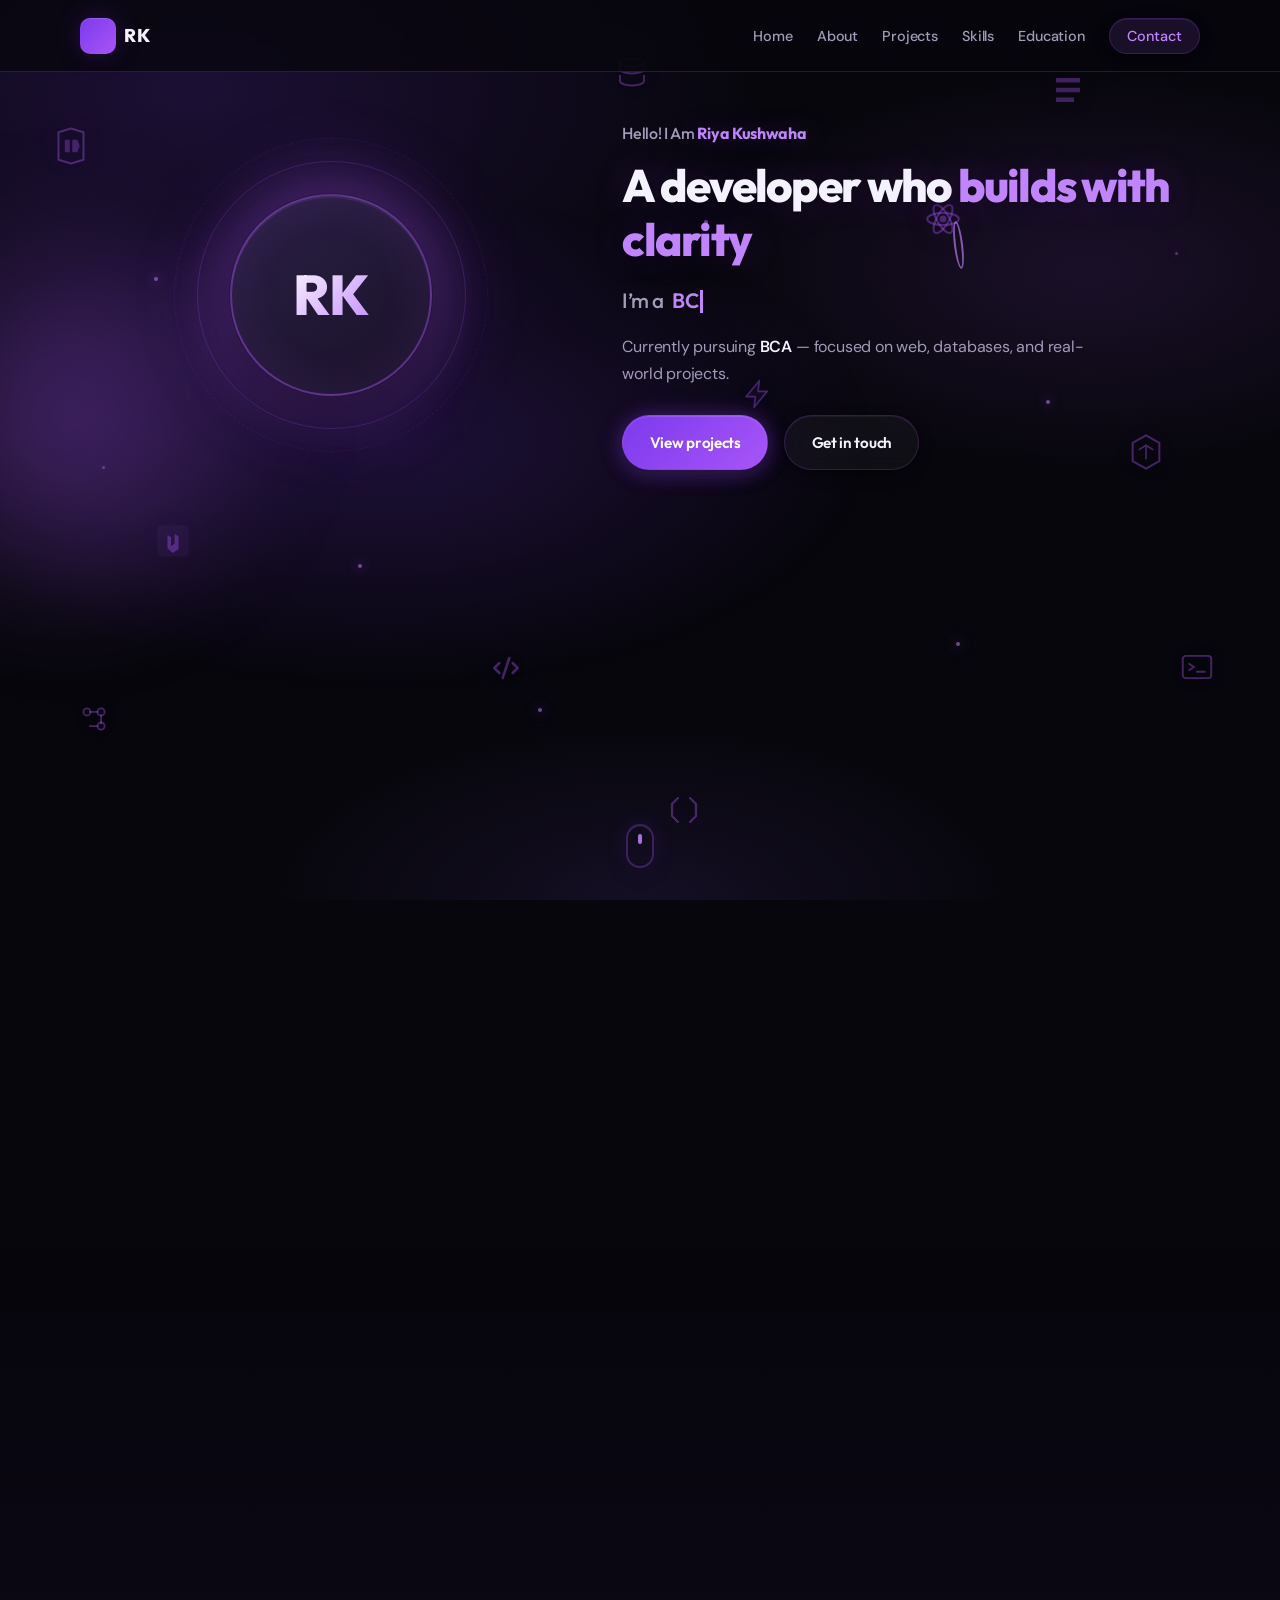
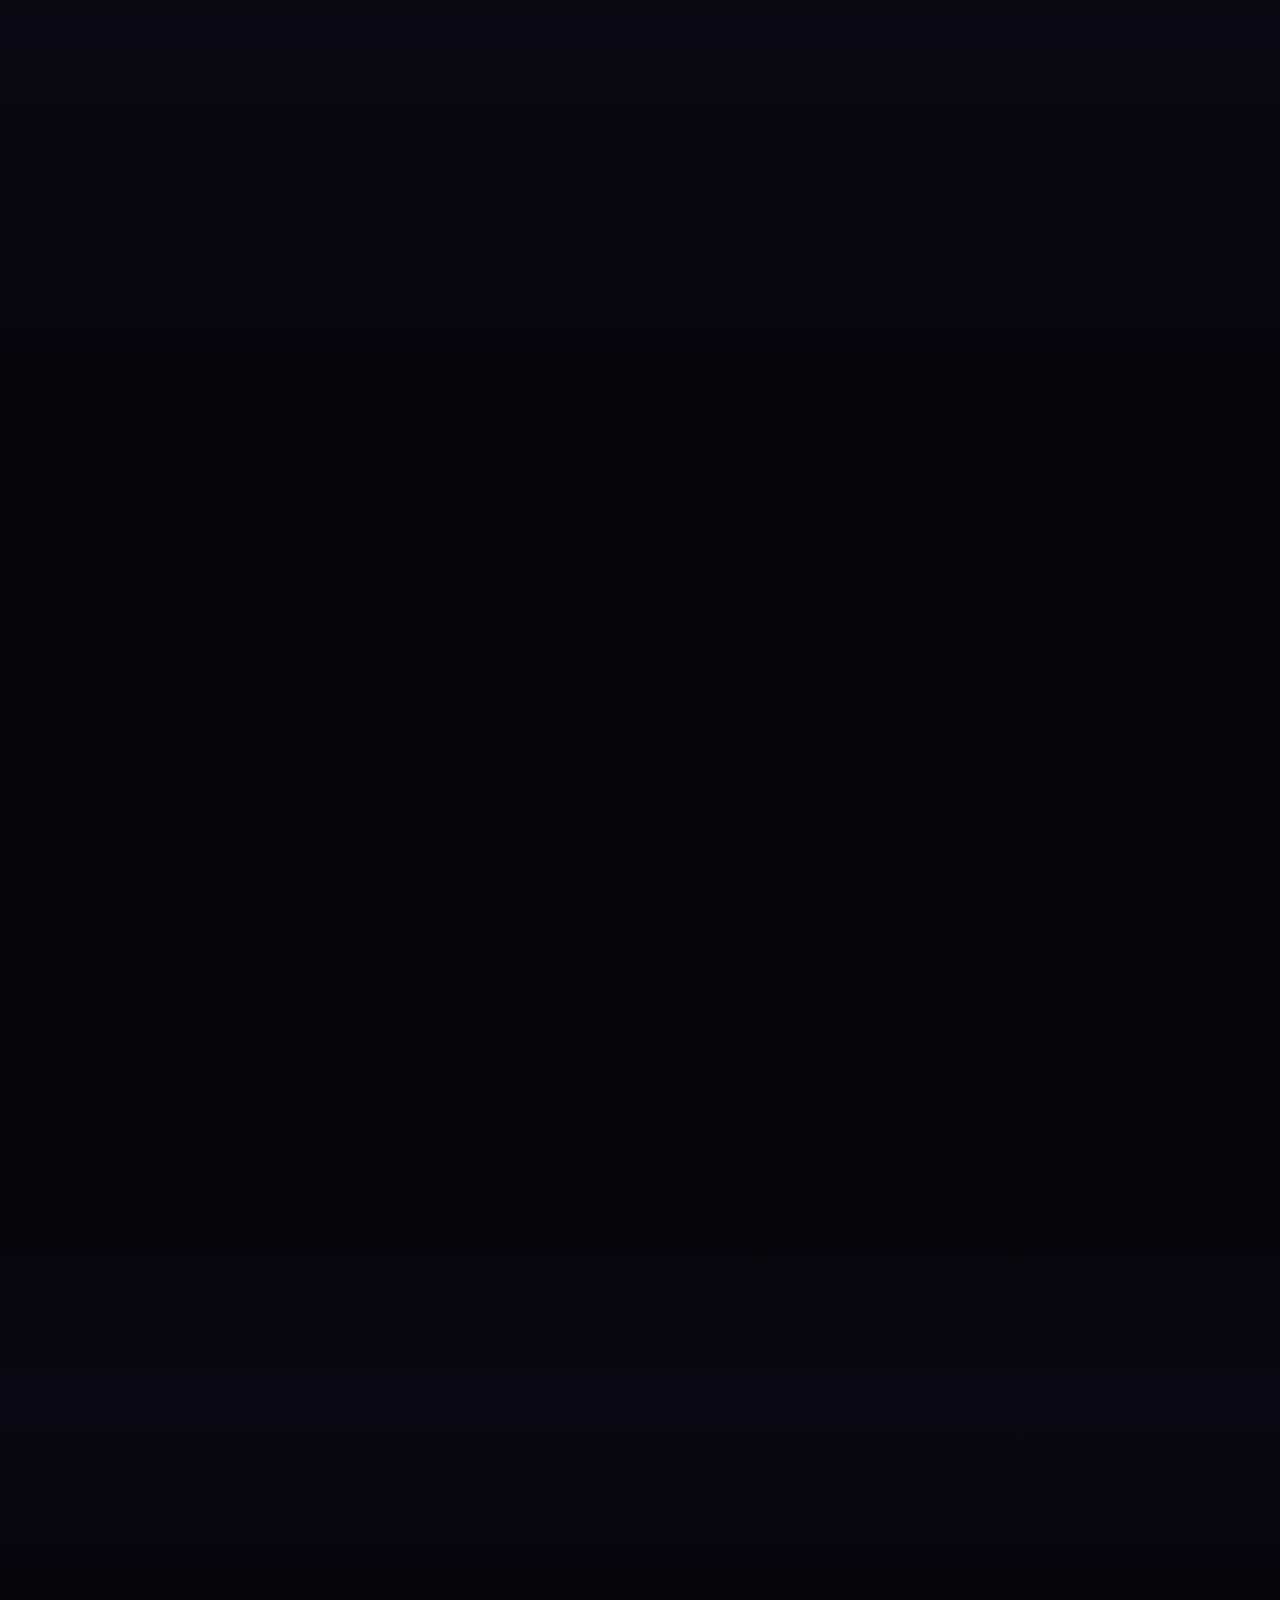
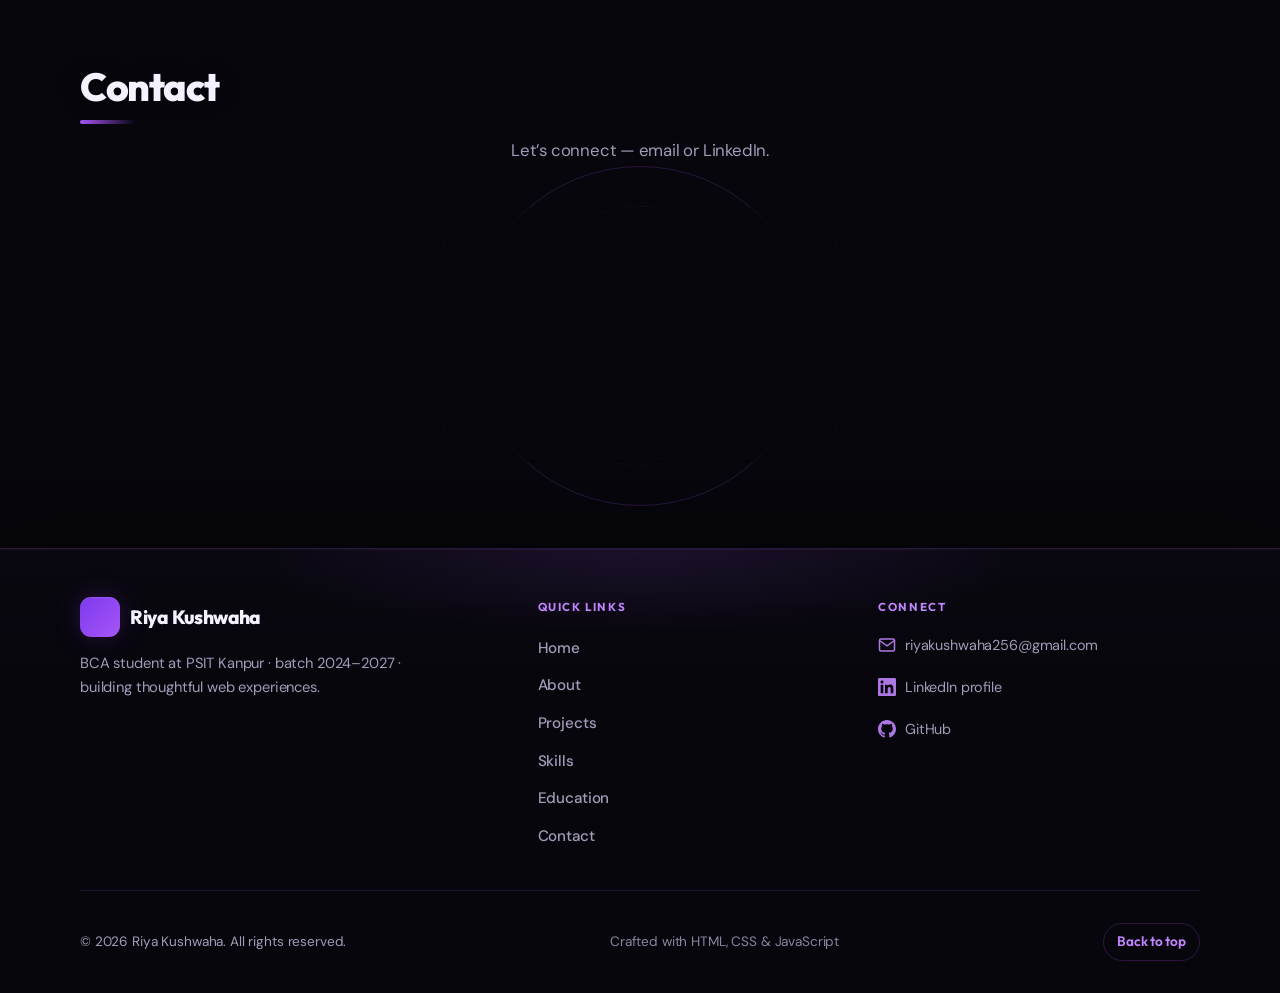
<file: index.html>
<!DOCTYPE html>
<html lang="en">
<head>
  <meta charset="UTF-8" />
  <meta name="viewport" content="width=device-width, initial-scale=1.0" />
  <meta name="description" content="Riya Kushwaha — BCA student and aspiring developer. Portfolio, projects, and contact." />
  <title>Riya Kushwaha | Portfolio</title>
  <link rel="preconnect" href="https://fonts.googleapis.com" />
  <link rel="preconnect" href="https://fonts.gstatic.com" crossorigin />
  <link href="https://fonts.googleapis.com/css2?family=DM+Sans:ital,opsz,wght@0,9..40,400;0,9..40,500;0,9..40,600;0,9..40,700;1,9..40,400&family=Outfit:wght@500;600;700;800&display=swap" rel="stylesheet" />
  <link rel="stylesheet" href="styles.css" />
  <noscript>
    <style>
      body.is-loading { overflow: auto !important; }
      .page-loader { display: none !important; }
    </style>
  </noscript>
</head>
<body class="is-loading">
  <a class="skip-link" href="#main">Skip to content</a>
  <div id="page-loader" class="page-loader" aria-busy="true" aria-live="polite">
    <div class="page-loader-inner">
      <div class="page-loader-mark" aria-hidden="true">RK</div>
      <p class="page-loader-name">Riya Kushwaha</p>
      <p class="page-loader-sub">Portfolio</p>
      <div class="page-loader-bar" aria-hidden="true"><span class="page-loader-bar-fill"></span></div>
      <p class="page-loader-hint">Loading experience…</p>
    </div>
  </div>

  <div class="web-tools-bg" aria-hidden="true">
    <span class="web-tool web-tool--html">
      <svg viewBox="0 0 24 24" width="40" height="40" fill="none" xmlns="http://www.w3.org/2000/svg" aria-hidden="true"><path d="M4.5 3.75L12 1.5l7.5 2.25v16.5L12 22.5l-7.5-2.25V3.75z" stroke="currentColor" stroke-width="1.2" stroke-linejoin="round"/><path d="M8.25 8.25h3v7.5h-3v-7.5zm4.5 0h3l1.5 3.75-1.5 3.75h-3V8.25z" fill="currentColor" opacity="0.85"/></svg>
    </span>
    <span class="web-tool web-tool--css">
      <svg viewBox="0 0 24 24" width="36" height="36" fill="none" xmlns="http://www.w3.org/2000/svg" aria-hidden="true"><path d="M4 4h16v3H4V4zm0 6.5h16v3H4v-3zm0 6.5h12v3H4v-3z" fill="currentColor" opacity="0.9"/></svg>
    </span>
    <span class="web-tool web-tool--js">
      <svg viewBox="0 0 24 24" width="38" height="38" xmlns="http://www.w3.org/2000/svg" aria-hidden="true"><rect x="2" y="2" width="20" height="20" rx="3" fill="currentColor" opacity="0.15"/><path d="M8.5 16.5V8.25l2.25 1.35v5.55l2.25-1.35V7.5L15.5 9v8.25l-3.75 2.25-3.25-3z" fill="currentColor"/></svg>
    </span>
    <span class="web-tool web-tool--react">
      <svg viewBox="0 0 24 24" width="42" height="42" fill="none" xmlns="http://www.w3.org/2000/svg" aria-hidden="true"><ellipse cx="12" cy="12" rx="9" ry="3.5" stroke="currentColor" stroke-width="1.2"/><ellipse cx="12" cy="12" rx="9" ry="3.5" stroke="currentColor" stroke-width="1.2" transform="rotate(60 12 12)"/><ellipse cx="12" cy="12" rx="9" ry="3.5" stroke="currentColor" stroke-width="1.2" transform="rotate(120 12 12)"/><circle cx="12" cy="12" r="2" fill="currentColor"/></svg>
    </span>
    <span class="web-tool web-tool--node">
      <svg viewBox="0 0 24 24" width="40" height="40" fill="none" xmlns="http://www.w3.org/2000/svg" aria-hidden="true"><path d="M12 2l8 4.5v11L12 22l-8-4.5v-11L12 2z" stroke="currentColor" stroke-width="1.2" stroke-linejoin="round"/><path d="M12 8v8M8 10.5l4-2.5 4 2.5" stroke="currentColor" stroke-width="1" stroke-linecap="round"/></svg>
    </span>
    <span class="web-tool web-tool--git">
      <svg viewBox="0 0 24 24" width="34" height="34" fill="none" xmlns="http://www.w3.org/2000/svg" aria-hidden="true"><circle cx="7" cy="7" r="2.5" stroke="currentColor" stroke-width="1.3"/><circle cx="17" cy="17" r="2.5" stroke="currentColor" stroke-width="1.3"/><circle cx="17" cy="7" r="2.5" stroke="currentColor" stroke-width="1.3"/><path d="M9 7h5.5M17 9.5V15M14.5 17H9" stroke="currentColor" stroke-width="1.3" stroke-linecap="round"/></svg>
    </span>
    <span class="web-tool web-tool--db">
      <svg viewBox="0 0 24 24" width="36" height="36" fill="none" xmlns="http://www.w3.org/2000/svg" aria-hidden="true"><ellipse cx="12" cy="6" rx="8" ry="3" stroke="currentColor" stroke-width="1.2"/><path d="M4 6v4c0 1.66 3.58 3 8 3s8-1.34 8-3V6" stroke="currentColor" stroke-width="1.2"/><path d="M4 14v4c0 1.66 3.58 3 8 3s8-1.34 8-3v-4" stroke="currentColor" stroke-width="1.2"/></svg>
    </span>
    <span class="web-tool web-tool--code">
      <svg viewBox="0 0 24 24" width="40" height="40" fill="none" xmlns="http://www.w3.org/2000/svg" aria-hidden="true"><path d="M8 9l-3 3 3 3M16 9l3 3-3 3M14 6l-4 12" stroke="currentColor" stroke-width="1.5" stroke-linecap="round" stroke-linejoin="round"/></svg>
    </span>
    <span class="web-tool web-tool--api">
      <svg viewBox="0 0 24 24" width="32" height="32" fill="none" xmlns="http://www.w3.org/2000/svg" aria-hidden="true"><path d="M13 2L3 14h7l-1 8 10-12h-7l1-8z" stroke="currentColor" stroke-width="1.2" stroke-linejoin="round" fill="currentColor" fill-opacity="0.12"/></svg>
    </span>
    <span class="web-tool web-tool--globe">
      <svg viewBox="0 0 24 24" width="44" height="44" fill="none" xmlns="http://www.w3.org/2000/svg" aria-hidden="true"><circle cx="12" cy="12" r="9" stroke="currentColor" stroke-width="1.2"/><path d="M3 12h18M12 3c2.5 3 2.5 15 0 18M12 3c-2.5 3-2.5 15 0 18" stroke="currentColor" stroke-width="1" opacity="0.7"/></svg>
    </span>
    <span class="web-tool web-tool--terminal">
      <svg viewBox="0 0 24 24" width="38" height="38" fill="none" xmlns="http://www.w3.org/2000/svg" aria-hidden="true"><rect x="3" y="5" width="18" height="14" rx="2" stroke="currentColor" stroke-width="1.2"/><path d="M7 10l3 2-3 2M12 15h5" stroke="currentColor" stroke-width="1.2" stroke-linecap="round"/></svg>
    </span>
    <span class="web-tool web-tool--brackets">
      <svg viewBox="0 0 24 24" width="36" height="36" fill="none" xmlns="http://www.w3.org/2000/svg" aria-hidden="true"><path d="M8 4L4 8v8l4 4M16 4l4 4v8l-4 4" stroke="currentColor" stroke-width="1.5" stroke-linecap="round" stroke-linejoin="round"/></svg>
    </span>
  </div>

  <header class="site-header">
    <div class="header-inner">
      <a class="logo" href="#hero" aria-label="Home">
        <span class="logo-mark" aria-hidden="true"></span>
        <span class="logo-text">RK</span>
      </a>
      <button type="button" class="nav-toggle" aria-expanded="false" aria-controls="site-nav" aria-label="Open menu">
        <span class="nav-toggle-bar"></span>
        <span class="nav-toggle-bar"></span>
        <span class="nav-toggle-bar"></span>
      </button>
      <nav id="site-nav" class="site-nav" aria-label="Primary">
        <ul class="nav-list">
          <li><a href="#hero">Home</a></li>
          <li><a href="#about">About</a></li>
          <li><a href="#projects">Projects</a></li>
          <li><a href="#skills">Skills</a></li>
          <li><a href="#education">Education</a></li>
          <li><a href="#contact" class="nav-cta">Contact</a></li>
        </ul>
      </nav>
    </div>
  </header>

  <main id="main">
    <section id="hero" class="hero" aria-labelledby="hero-title">
      <div class="hero-bg" aria-hidden="true"></div>
      <div class="hero-glow hero-glow--left" aria-hidden="true"></div>
      <div class="hero-particles" aria-hidden="true">
        <span></span><span></span><span></span><span></span><span></span><span></span><span></span><span></span>
      </div>
      <div class="hero-inner container">
        <div class="hero-visual">
          <div class="hero-avatar-wrap">
            <div class="hero-avatar-glow" aria-hidden="true"></div>
            <div class="hero-avatar">
              <span class="hero-avatar-initials" aria-hidden="true">RK</span>
              <span class="visually-hidden">Riya Kushwaha</span>
            </div>
            <div class="hero-orbit hero-orbit--1" aria-hidden="true"></div>
            <div class="hero-orbit hero-orbit--2" aria-hidden="true"></div>
          </div>
        </div>
        <div class="hero-copy">
          <p class="hero-greet">Hello! I Am <span class="text-purple">Riya Kushwaha</span></p>
          <h1 id="hero-title" class="hero-hook">
            A developer who <span class="hero-hook-accent">builds with clarity</span>
          </h1>
          <p class="hero-type-line">
            <span class="hero-type-prefix">I’m a</span>
            <span id="typewriter-text" class="hero-typewriter"></span><span class="hero-cursor" aria-hidden="true"></span>
          </p>
          <p class="hero-status">Currently pursuing <strong>BCA</strong> — focused on web, databases, and real-world projects.</p>
          <div class="hero-actions">
            <a href="#projects" class="btn btn-primary">View projects</a>
            <a href="#contact" class="btn btn-ghost">Get in touch</a>
          </div>
        </div>
      </div>
      <a class="hero-scroll" href="#about" aria-label="Scroll to About">
        <span class="hero-scroll-line" aria-hidden="true"></span>
      </a>
    </section>

    <section id="about" class="section section-about">
      <div class="container container--narrow">
        <h2 class="section-title">About</h2>
        <p class="about-centered">
          I’m <strong>Riya Kushwaha</strong>, pursuing a <strong>Bachelor of Computer Applications (BCA)</strong>. I care about
          programming, problem-solving, and building interfaces that stay usable when things get urgent. This site is where I
          share what I’m learning, my projects, and how to reach me — always open to feedback and collaboration.
        </p>
      </div>
    </section>

    <section id="projects" class="section section-alt">
      <div class="container">
        <h2 class="section-title">Projects</h2>
        <p class="section-lead">Selected work from coursework and personal builds.</p>
        <div class="project-grid">
          <article class="glass-card project-tile">
            <div class="project-tile-icon" aria-hidden="true">🩸</div>
            <div class="project-tile-body">
              <h3 class="project-tile-title">Smart Blood Donation</h3>
              <p class="project-tile-desc">MERN platform connecting donors and patients with filters, auth, and location-aware search.</p>
              <a href="#project-blood" class="btn-learn-more">Learn more</a>
            </div>
          </article>
          <article class="glass-card project-tile">
            <div class="project-tile-icon" aria-hidden="true">✨</div>
            <div class="project-tile-body">
              <h3 class="project-tile-title">Portfolio website</h3>
              <p class="project-tile-desc">Responsive portfolio with animations, glass UI, and a focus on readability.</p>
              <a href="#hero" class="btn-learn-more">Learn more</a>
            </div>
          </article>
        </div>

        <div id="project-blood" class="project-detail glass-panel">
          <h3 class="project-detail-title">Smart Blood Donation Web Application</h3>
          <ul class="project-tech" role="list">
            <li>React.js</li>
            <li>Node.js</li>
            <li>Express.js</li>
            <li>MongoDB</li>
          </ul>
          <ul class="project-bullets">
            <li>Web platform to connect blood donors with patients during emergencies.</li>
            <li>Donor registration, login, and blood group–based filtering.</li>
            <li>Location-based donor search and a responsive, user-friendly UI.</li>
          </ul>
          <div class="project-detail-actions">
            <a href="#" class="project-link" aria-disabled="true">Live demo · add URL</a>
            <a href="#" class="project-link" aria-disabled="true">GitHub · add URL</a>
          </div>
        </div>
      </div>
    </section>

    <section id="skills" class="section">
      <div class="container">
        <h2 class="section-title">Skills &amp; tools</h2>
        <p class="section-lead section-lead--center">Technologies I use and concepts I’m strengthening — always learning.</p>

        <div class="skill-tree" role="img" aria-label="Skill network: technologies connected to a central hub">
          <svg class="skill-tree-lines" viewBox="0 0 400 320" preserveAspectRatio="xMidYMid meet" aria-hidden="true">
            <defs>
              <linearGradient id="lineGrad" x1="0%" y1="0%" x2="100%" y2="100%">
                <stop offset="0%" stop-color="rgba(168,85,247,0.55)" />
                <stop offset="100%" stop-color="rgba(139,92,246,0.15)" />
              </linearGradient>
            </defs>
            <path class="skill-tree-path" d="M200 168 L200 40" fill="none" stroke="url(#lineGrad)" stroke-width="1.5" stroke-linecap="round" />
            <path class="skill-tree-path" d="M200 168 L56 100" fill="none" stroke="url(#lineGrad)" stroke-width="1.5" stroke-linecap="round" />
            <path class="skill-tree-path" d="M200 168 L344 100" fill="none" stroke="url(#lineGrad)" stroke-width="1.5" stroke-linecap="round" />
            <path class="skill-tree-path" d="M200 168 L72 252" fill="none" stroke="url(#lineGrad)" stroke-width="1.5" stroke-linecap="round" />
            <path class="skill-tree-path" d="M200 168 L328 252" fill="none" stroke="url(#lineGrad)" stroke-width="1.5" stroke-linecap="round" />
            <path class="skill-tree-path" d="M200 168 L200 292" fill="none" stroke="url(#lineGrad)" stroke-width="1.5" stroke-linecap="round" />
          </svg>
          <ul class="skill-nodes" role="list">
            <li class="skill-node skill-node--t"><span>React</span></li>
            <li class="skill-node skill-node--tl"><span>Node</span></li>
            <li class="skill-node skill-node--tr"><span>MongoDB</span></li>
            <li class="skill-node skill-node--bl"><span>JavaScript</span></li>
            <li class="skill-node skill-node--br"><span>Git</span></li>
            <li class="skill-node skill-node--b"><span>Express</span></li>
          </ul>
          <div class="skill-hub">
            <span class="skill-hub-glow" aria-hidden="true"></span>
            <span class="skill-hub-text">RK</span>
          </div>
        </div>

        <div class="skills-legacy">
          <div class="skill-group">
            <h3 class="skill-group-title">Programming languages</h3>
            <ul class="skill-tags" role="list">
              <li>C</li>
              <li>C++</li>
              <li>JavaScript</li>
              <li>Basic Java</li>
            </ul>
          </div>
          <div class="skill-group">
            <h3 class="skill-group-title">Web &amp; more</h3>
            <ul class="skill-tags" role="list">
              <li>HTML5</li>
              <li>CSS3</li>
              <li>React.js</li>
              <li>Learning Node.js</li>
            </ul>
          </div>
          <div class="skill-group">
            <h3 class="skill-group-title">Core concepts</h3>
            <ul class="skill-tags" role="list">
              <li>OOPs</li>
              <li>DBMS</li>
              <li>OS</li>
              <li>Networks</li>
            </ul>
          </div>
        </div>
      </div>
    </section>

    <section id="education" class="section section-alt">
      <div class="container">
        <h2 class="section-title">Education</h2>
        <article class="edu-card glass-panel">
          <div class="edu-main">
            <h3 class="edu-degree">Bachelor of Computer Applications (BCA)</h3>
            <p class="edu-school">Pranveer Singh Institute of Technology (PSIT), Kanpur</p>
            <p class="edu-note">Pursuing BCA · batch <strong>2024–2027</strong> · coursework in programming, databases, web technologies, and software fundamentals.</p>
          </div>
          <span class="edu-badge">In progress</span>
        </article>
      </div>
    </section>

    <section id="contact" class="section section-contact">
      <div class="container">
        <h2 class="section-title">Contact</h2>
        <p class="section-lead section-lead--center">Let’s connect — email or LinkedIn.</p>
        <div class="contact-orbit-wrap">
          <div class="contact-orbit contact-orbit--slow" aria-hidden="true"></div>
          <div class="contact-orbit contact-orbit--fast" aria-hidden="true"></div>
          <div class="contact-core glass-panel">
            <a class="contact-email" href="mailto:riyakushwaha256@gmail.com">riyakushwaha256@gmail.com</a>
            <a
              class="contact-linkedin-btn btn btn-primary"
              href="https://www.linkedin.com/in/riya-kushwaha-761b4b324/"
              target="_blank"
              rel="noopener noreferrer"
              title="Opens Riya Kushwaha's LinkedIn profile in a new tab"
              aria-label="Open Riya Kushwaha's LinkedIn profile in a new tab"
            >
              <svg class="contact-linkedin-btn-icon" width="20" height="20" viewBox="0 0 24 24" fill="currentColor" aria-hidden="true"><path d="M20.447 20.452h-3.554v-5.569c0-1.328-.027-3.037-1.852-3.037-1.853 0-2.136 1.445-2.136 2.939v5.667H9.351V9h3.414v1.561h.046c.477-.9 1.637-1.85 3.37-1.85 3.601 0 4.267 2.37 4.267 5.455v6.286zM5.337 7.433c-1.144 0-2.063-.926-2.063-2.065 0-1.138.92-2.063 2.063-2.063 1.14 0 2.064.925 2.064 2.063 0 1.139-.925 2.065-2.064 2.065zm1.782 13.019H3.555V9h3.564v11.452zM22.225 0H1.771C.792 0 0 .774 0 1.729v20.542C0 23.227.792 24 1.771 24h20.451C23.2 24 24 23.227 24 22.271V1.729C24 .774 23.2 0 22.222 0h.003z"/></svg>
              Open LinkedIn profile
            </a>
            <ul class="social-links" role="list">
              <li>
                <a href="https://github.com/" rel="noopener noreferrer" target="_blank" class="social-link social-link--gh">
                  <svg width="22" height="22" viewBox="0 0 24 24" fill="currentColor" aria-hidden="true"><path d="M12 0c-6.626 0-12 5.373-12 12 0 5.302 3.438 9.8 8.207 11.387.599.111.793-.261.793-.577v-2.234c-3.338.726-4.033-1.416-4.033-1.416-.546-1.387-1.333-1.756-1.333-1.756-1.089-.745.083-.729.083-.729 1.205.084 1.839 1.237 1.839 1.237 1.07 1.834 2.807 1.304 3.492.997.107-.775.418-1.305.762-1.604-2.665-.305-5.467-1.334-5.467-5.931 0-1.311.469-2.381 1.236-3.221-.124-.303-.535-1.524.117-3.176 0 0 1.008-.322 3.301 1.23.957-.266 1.983-.399 3.003-.404 1.02.005 2.047.138 3.006.404 2.291-1.552 3.297-1.23 3.297-1.23.653 1.653.242 2.874.118 3.176.77.84 1.235 1.911 1.235 3.221 0 4.609-2.807 5.624-5.479 5.921.43.372.823 1.102.823 2.222v3.293c0 .319.192.694.801.576 4.765-1.589 8.199-6.086 8.199-11.386 0-6.627-5.373-12-12-12z"/></svg>
                  GitHub
                </a>
              </li>
            </ul>
          </div>
        </div>
      </div>
    </section>
  </main>

  <footer class="site-footer">
    <div class="footer-glow" aria-hidden="true"></div>
    <div class="container footer-wrap">
      <div class="footer-grid">
        <div class="footer-brand">
          <a href="#hero" class="footer-logo">
            <span class="footer-logo-mark" aria-hidden="true"></span>
            <span class="footer-logo-text">Riya Kushwaha</span>
          </a>
          <p class="footer-tagline">BCA student at PSIT Kanpur · batch 2024–2027 · building thoughtful web experiences.</p>
        </div>
        <nav class="footer-nav" aria-labelledby="footer-nav-title">
          <h2 id="footer-nav-title" class="footer-heading">Quick links</h2>
          <ul class="footer-links" role="list">
            <li><a href="#hero">Home</a></li>
            <li><a href="#about">About</a></li>
            <li><a href="#projects">Projects</a></li>
            <li><a href="#skills">Skills</a></li>
            <li><a href="#education">Education</a></li>
            <li><a href="#contact">Contact</a></li>
          </ul>
        </nav>
        <div class="footer-connect">
          <h2 class="footer-heading">Connect</h2>
          <ul class="footer-connect-list" role="list">
            <li>
              <a href="mailto:riyakushwaha256@gmail.com" class="footer-connect-link">
                <span class="footer-connect-icon" aria-hidden="true">
                  <svg width="18" height="18" viewBox="0 0 24 24" fill="none" stroke="currentColor" stroke-width="2" stroke-linecap="round"><path d="M4 4h16c1.1 0 2 .9 2 2v12c0 1.1-.9 2-2 2H4c-1.1 0-2-.9-2-2V6c0-1.1.9-2 2-2z"/><path d="m22 6-10 7L2 6"/></svg>
                </span>
                riyakushwaha256@gmail.com
              </a>
            </li>
            <li>
              <a href="https://www.linkedin.com/in/riya-kushwaha-761b4b324/" class="footer-connect-link" target="_blank" rel="noopener noreferrer">
                <span class="footer-connect-icon" aria-hidden="true">
                  <svg width="18" height="18" viewBox="0 0 24 24" fill="currentColor"><path d="M20.447 20.452h-3.554v-5.569c0-1.328-.027-3.037-1.852-3.037-1.853 0-2.136 1.445-2.136 2.939v5.667H9.351V9h3.414v1.561h.046c.477-.9 1.637-1.85 3.37-1.85 3.601 0 4.267 2.37 4.267 5.455v6.286zM5.337 7.433c-1.144 0-2.063-.926-2.063-2.065 0-1.138.92-2.063 2.063-2.063 1.14 0 2.064.925 2.064 2.063 0 1.139-.925 2.065-2.064 2.065zm1.782 13.019H3.555V9h3.564v11.452zM22.225 0H1.771C.792 0 0 .774 0 1.729v20.542C0 23.227.792 24 1.771 24h20.451C23.2 24 24 23.227 24 22.271V1.729C24 .774 23.2 0 22.222 0h.003z"/></svg>
                </span>
                LinkedIn profile
              </a>
            </li>
            <li>
              <a href="https://github.com/" class="footer-connect-link" target="_blank" rel="noopener noreferrer">
                <span class="footer-connect-icon" aria-hidden="true">
                  <svg width="18" height="18" viewBox="0 0 24 24" fill="currentColor"><path d="M12 0c-6.626 0-12 5.373-12 12 0 5.302 3.438 9.8 8.207 11.387.599.111.793-.261.793-.577v-2.234c-3.338.726-4.033-1.416-4.033-1.416-.546-1.387-1.333-1.756-1.333-1.756-1.089-.745.083-.729.083-.729 1.205.084 1.839 1.237 1.839 1.237 1.07 1.834 2.807 1.304 3.492.997.107-.775.418-1.305.762-1.604-2.665-.305-5.467-1.334-5.467-5.931 0-1.311.469-2.381 1.236-3.221-.124-.303-.535-1.524.117-3.176 0 0 1.008-.322 3.301 1.23.957-.266 1.983-.399 3.003-.404 1.02.005 2.047.138 3.006.404 2.291-1.552 3.297-1.23 3.297-1.23.653 1.653.242 2.874.118 3.176.77.84 1.235 1.911 1.235 3.221 0 4.609-2.807 5.624-5.479 5.921.43.372.823 1.102.823 2.222v3.293c0 .319.192.694.801.576 4.765-1.589 8.199-6.086 8.199-11.386 0-6.627-5.373-12-12-12z"/></svg>
                </span>
                GitHub
              </a>
            </li>
          </ul>
        </div>
      </div>
      <div class="footer-bottom">
        <p class="footer-copy">© <span id="year"></span> Riya Kushwaha. All rights reserved.</p>
        <p class="footer-built">Crafted with HTML, CSS &amp; JavaScript</p>
        <a href="#hero" class="footer-to-top">Back to top</a>
      </div>
    </div>
  </footer>

  <script src="script.js"></script>
</body>
</html>
</file>
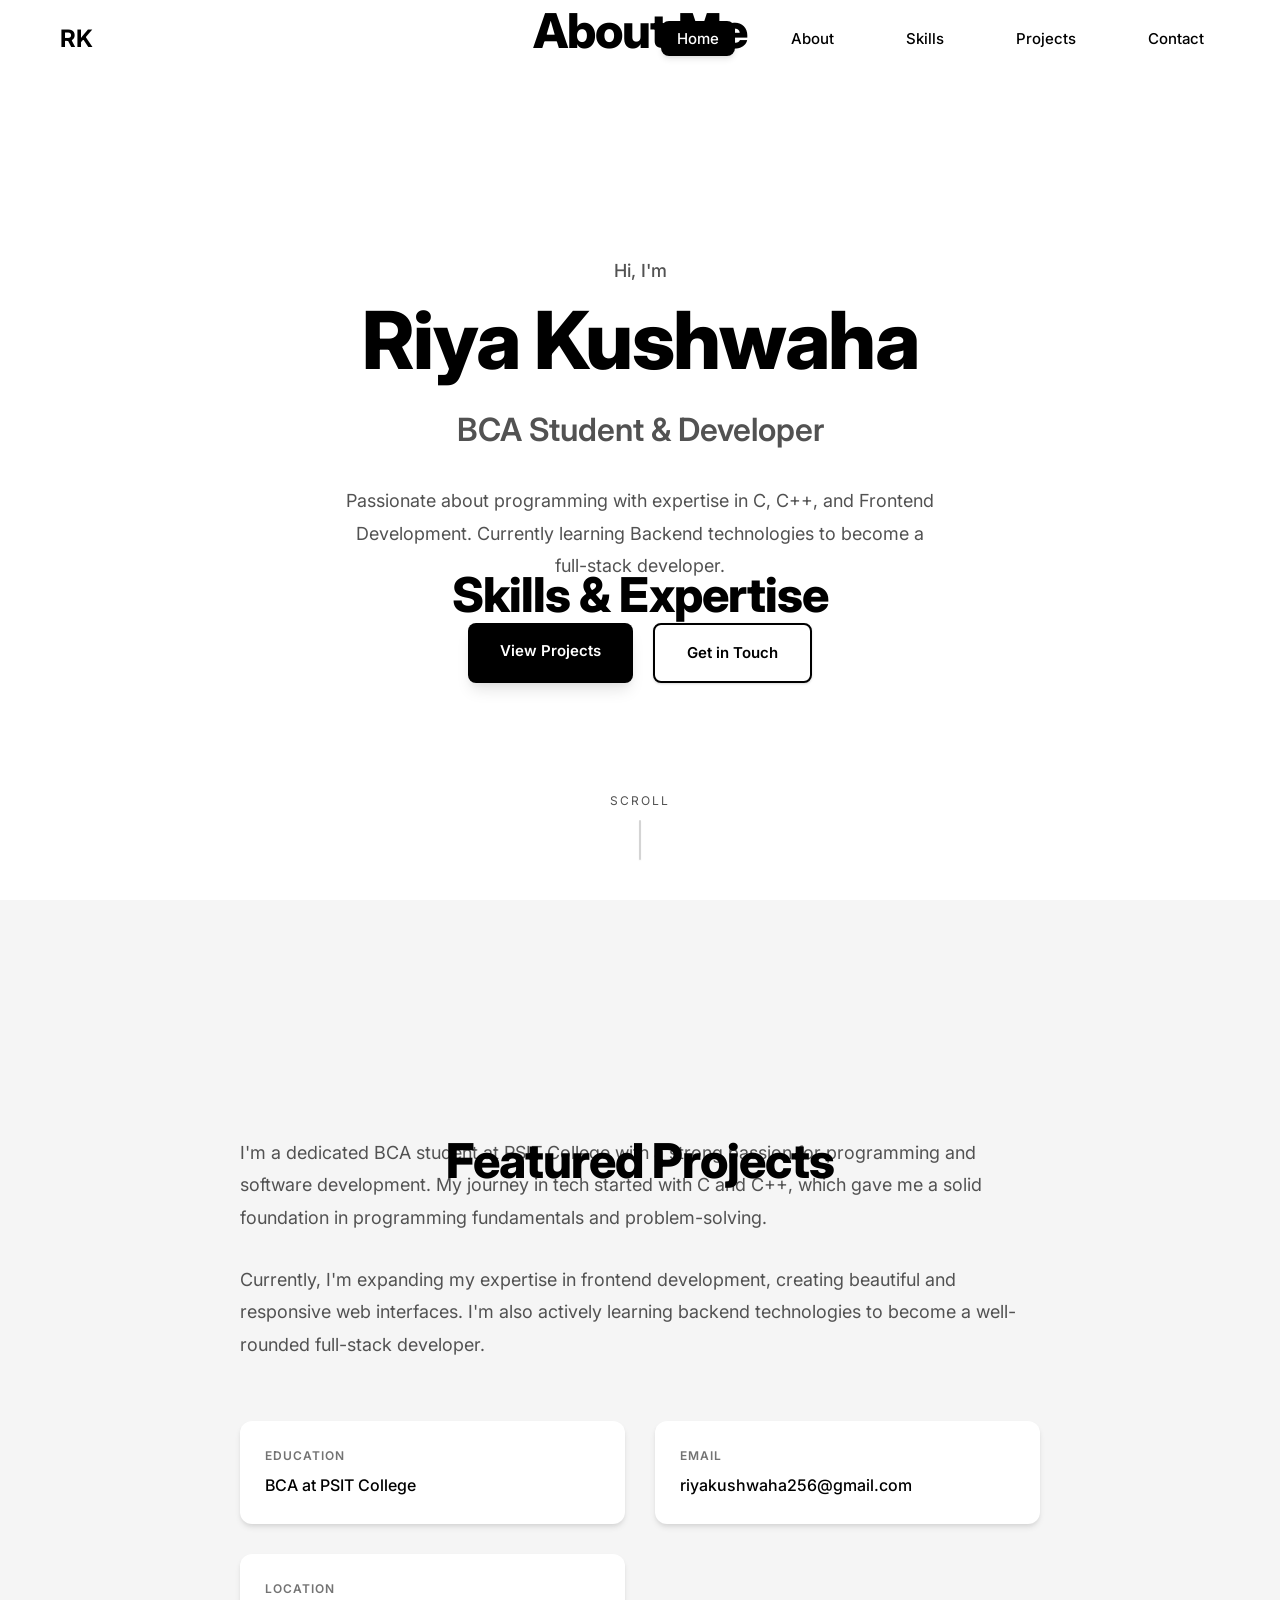
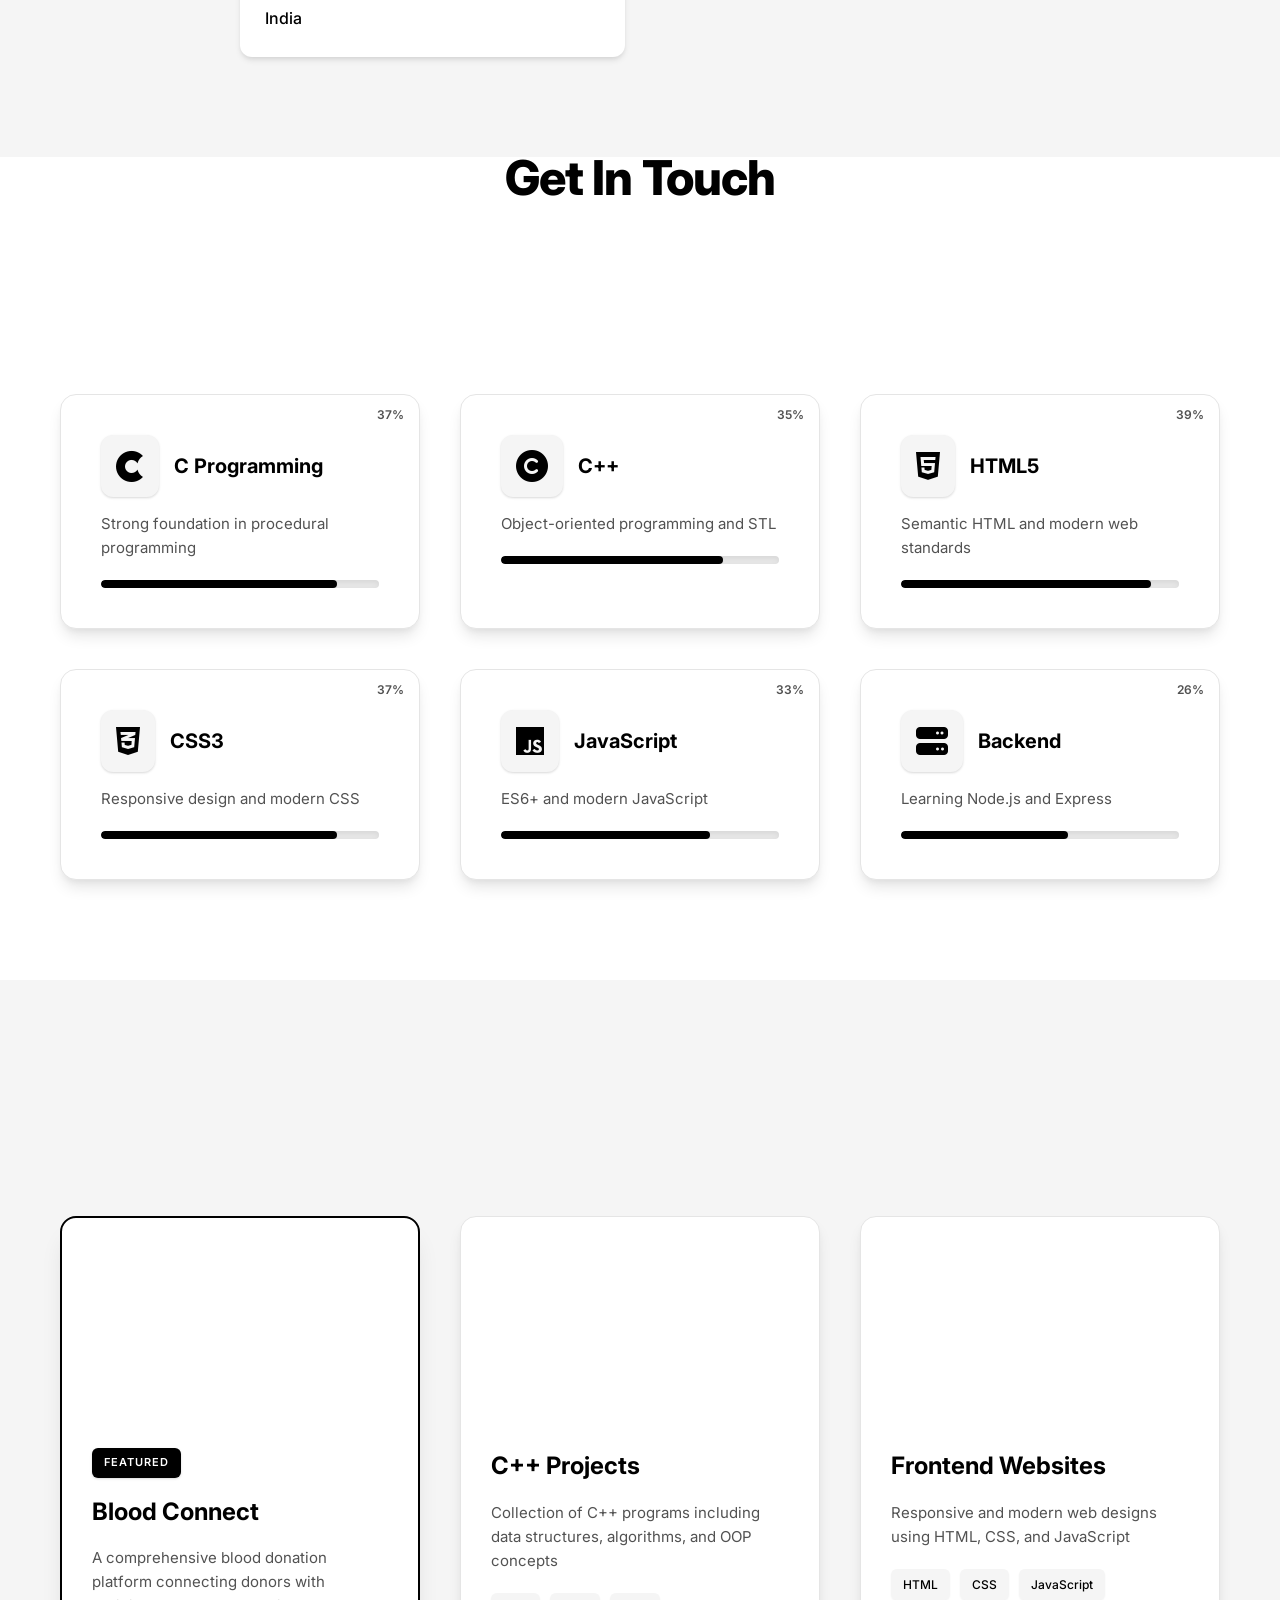
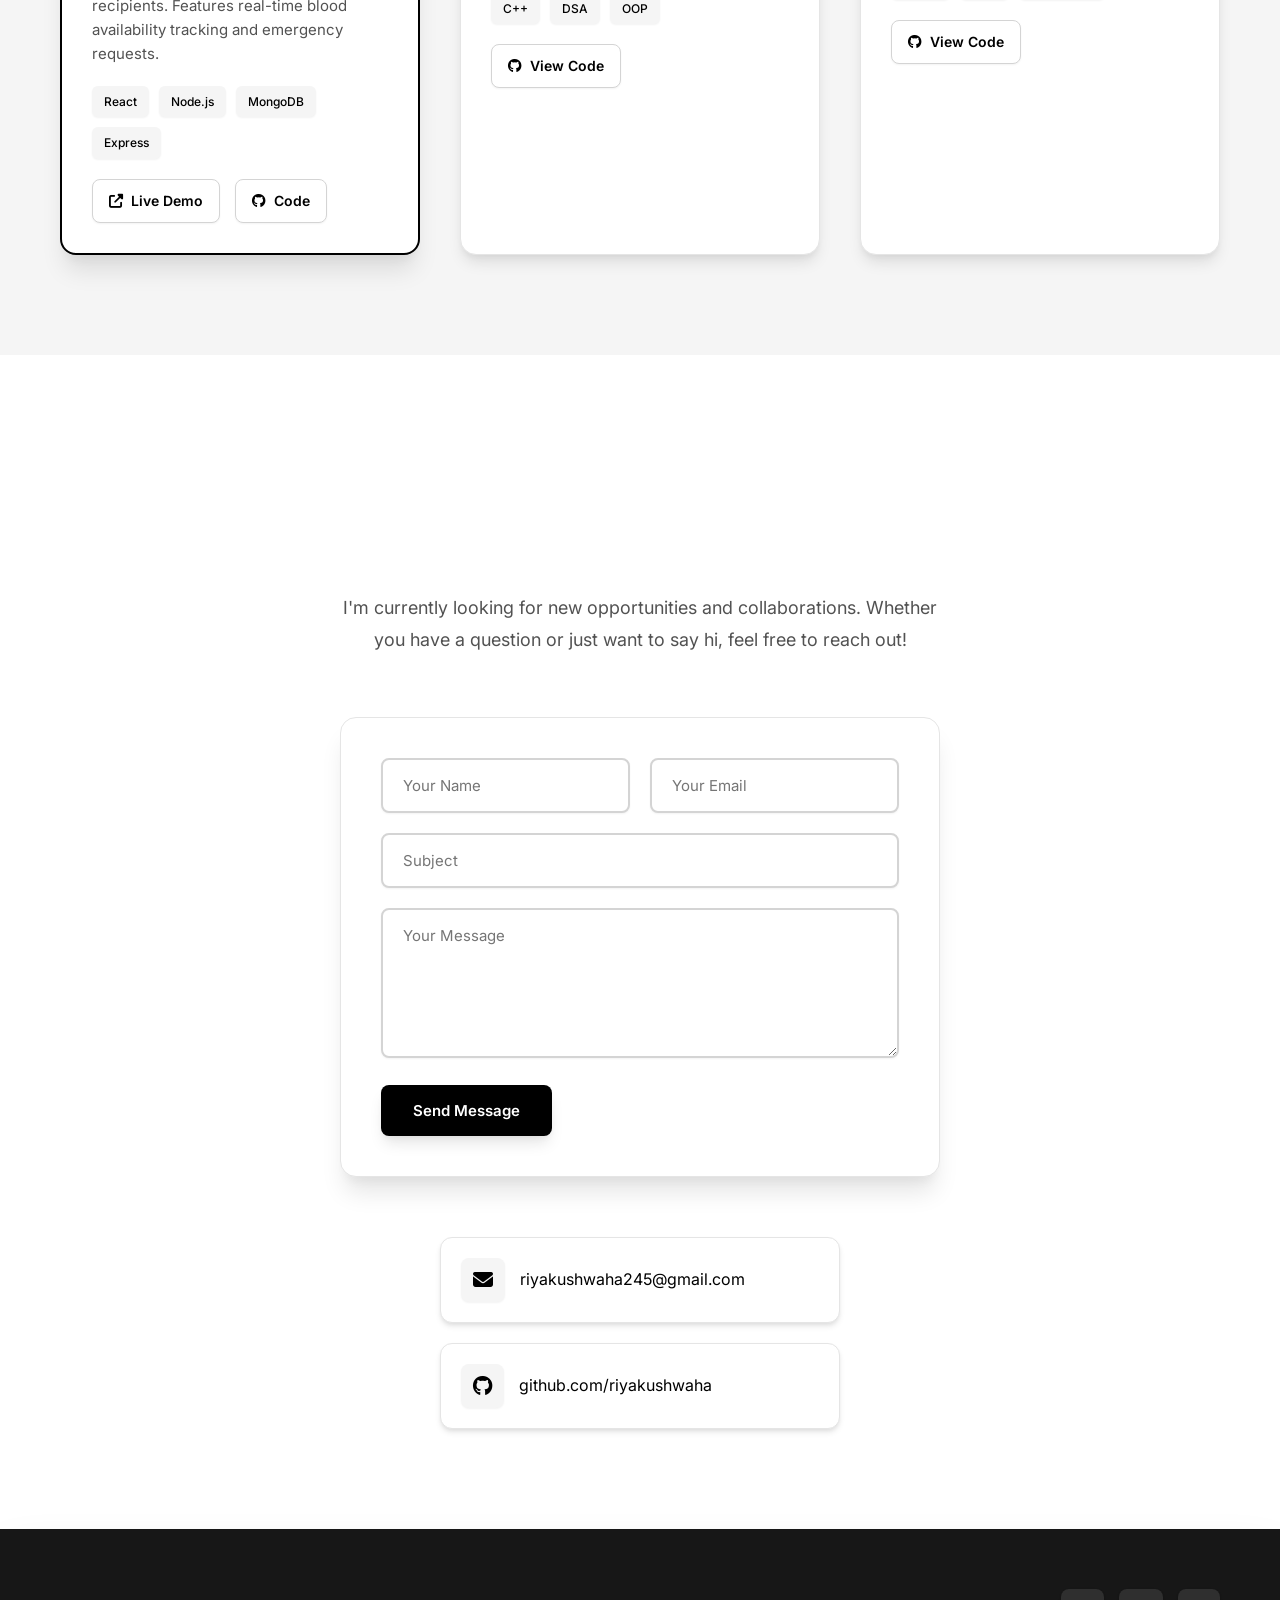
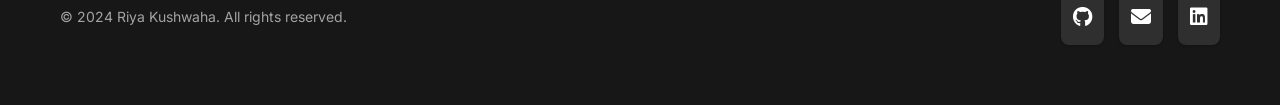
<file: Rportfolio/index.html>
<!DOCTYPE html>
<html lang="en">
<head>
    <meta charset="UTF-8">
    <meta name="viewport" content="width=device-width, initial-scale=1.0">
    <title>Riya Kushwaha - Developer Portfolio</title>
    <meta name="description" content="Riya Kushwaha - BCA Student & Developer specializing in C, C++, Frontend Development">
    <link rel="stylesheet" href="styles.css">
    <link href="https://cdnjs.cloudflare.com/ajax/libs/font-awesome/6.4.0/css/all.min.css" rel="stylesheet">
    <link href="https://fonts.googleapis.com/css2?family=Inter:wght@300;400;500;600;700;800;900&display=swap" rel="stylesheet">
</head>
<body>
    <!-- Navigation -->
    <nav class="navbar" id="navbar">
        <div class="nav-container">
            <a href="#home" class="nav-logo">RK</a>
            <ul class="nav-menu" id="navMenu">
                <li><a href="#home" class="nav-link" data-text="Home">Home</a></li>
                <li><a href="#about" class="nav-link" data-text="About">About</a></li>
                <li><a href="#skills" class="nav-link" data-text="Skills">Skills</a></li>
                <li><a href="#projects" class="nav-link" data-text="Projects">Projects</a></li>
                <li><a href="#contact" class="nav-link" data-text="Contact">Contact</a></li>
            </ul>
            <div class="nav-toggle" id="navToggle">
                <span></span>
                <span></span>
                <span></span>
            </div>
        </div>
    </nav>

    <!-- Hero Section -->
    <section id="home" class="hero">
        <div class="container">
            <div class="hero-content">
                <p class="hero-greeting">Hi, I'm</p>
                <h1 class="hero-name">Riya Kushwaha</h1>
                <p class="hero-title">BCA Student & Developer</p>
                <p class="hero-description">
                    Passionate about programming with expertise in C, C++, and Frontend Development. 
                    Currently learning Backend technologies to become a full-stack developer.
                </p>
                <div class="hero-buttons">
                    <a href="#projects" class="btn btn-primary">View Projects</a>
                    <a href="#contact" class="btn btn-outline">Get in Touch</a>
                </div>
            </div>
        </div>
        <div class="scroll-indicator">
            <span>Scroll</span>
            <div class="scroll-line"></div>
        </div>
    </section>

    <!-- About Section -->
    <section id="about" class="about">
        <div class="container">
            <h2 class="section-title">About Me</h2>
            <div class="about-content">
                <div class="about-text">
                    <p>
                        I'm a dedicated BCA student at PSIT College with a strong passion for programming 
                        and software development. My journey in tech started with C and C++, which gave me 
                        a solid foundation in programming fundamentals and problem-solving.
                    </p>
                    <p>
                        Currently, I'm expanding my expertise in frontend development, creating beautiful 
                        and responsive web interfaces. I'm also actively learning backend technologies to 
                        become a well-rounded full-stack developer.
                    </p>
                    <div class="about-info">
                        <div class="info-item">
                            <span class="label">Education</span>
                            <span class="value">BCA at PSIT College</span>
                        </div>
                        <div class="info-item">
                            <span class="label">Email</span>
                            <span class="value">riyakushwaha256@gmail.com</span>
                        </div>
                        <div class="info-item">
                            <span class="label">Location</span>
                            <span class="value">India</span>
                        </div>
                    </div>
                </div>
            </div>
        </div>
    </section>

    <!-- Skills Section -->
    <section id="skills" class="skills">
        <div class="container">
            <h2 class="section-title">Skills & Expertise</h2>
            <div class="skills-grid">
                <div class="skill-card">
                    <div class="skill-header">
                        <i class="fab fa-cuttlefish"></i>
                        <h3>C Programming</h3>
                    </div>
                    <p>Strong foundation in procedural programming</p>
                    <div class="skill-bar">
                        <div class="skill-progress" data-progress="85"></div>
                    </div>
                </div>

                <div class="skill-card">
                    <div class="skill-header">
                        <i class="fas fa-copyright"></i>
                        <h3>C++</h3>
                    </div>
                    <p>Object-oriented programming and STL</p>
                    <div class="skill-bar">
                        <div class="skill-progress" data-progress="80"></div>
                    </div>
                </div>

                <div class="skill-card">
                    <div class="skill-header">
                        <i class="fab fa-html5"></i>
                        <h3>HTML5</h3>
                    </div>
                    <p>Semantic HTML and modern web standards</p>
                    <div class="skill-bar">
                        <div class="skill-progress" data-progress="90"></div>
                    </div>
                </div>

                <div class="skill-card">
                    <div class="skill-header">
                        <i class="fab fa-css3-alt"></i>
                        <h3>CSS3</h3>
                    </div>
                    <p>Responsive design and modern CSS</p>
                    <div class="skill-bar">
                        <div class="skill-progress" data-progress="85"></div>
                    </div>
                </div>

                <div class="skill-card">
                    <div class="skill-header">
                        <i class="fab fa-js"></i>
                        <h3>JavaScript</h3>
                    </div>
                    <p>ES6+ and modern JavaScript</p>
                    <div class="skill-bar">
                        <div class="skill-progress" data-progress="75"></div>
                    </div>
                </div>

                <div class="skill-card">
                    <div class="skill-header">
                        <i class="fas fa-server"></i>
                        <h3>Backend</h3>
                    </div>
                    <p>Learning Node.js and Express</p>
                    <div class="skill-bar">
                        <div class="skill-progress" data-progress="60"></div>
                    </div>
                </div>
            </div>
        </div>
    </section>

    <!-- Projects Section -->
    <section id="projects" class="projects">
        <div class="container">
            <h2 class="section-title">Featured Projects</h2>
            <div class="projects-grid">
                <div class="project-card featured">
                    <div class="project-image">
                        <i class="fas fa-heart"></i>
                    </div>
                    <div class="project-content">
                        <span class="project-tag">Featured</span>
                        <h3>Blood Connect</h3>
                        <p>A comprehensive blood donation platform connecting donors with recipients. Features real-time blood availability tracking and emergency requests.</p>
                        <div class="project-tech">
                            <span>React</span>
                            <span>Node.js</span>
                            <span>MongoDB</span>
                            <span>Express</span>
                        </div>
                        <div class="project-links">
                            <a href="https://blood-connect-zeta.vercel.app/" target="_blank" class="project-link">
                                <i class="fas fa-external-link-alt"></i> Live Demo
                            </a>
                            <a href="https://github.com/riyakushwaha" target="_blank" class="project-link">
                                <i class="fab fa-github"></i> Code
                            </a>
                        </div>
                    </div>
                </div>

                <div class="project-card">
                    <div class="project-image">
                        <i class="fas fa-code"></i>
                    </div>
                    <div class="project-content">
                        <h3>C++ Projects</h3>
                        <p>Collection of C++ programs including data structures, algorithms, and OOP concepts</p>
                        <div class="project-tech">
                            <span>C++</span>
                            <span>DSA</span>
                            <span>OOP</span>
                        </div>
                        <div class="project-links">
                            <a href="https://github.com/riyakushwaha" target="_blank" class="project-link">
                                <i class="fab fa-github"></i> View Code
                            </a>
                        </div>
                    </div>
                </div>

                <div class="project-card">
                    <div class="project-image">
                        <i class="fas fa-laptop-code"></i>
                    </div>
                    <div class="project-content">
                        <h3>Frontend Websites</h3>
                        <p>Responsive and modern web designs using HTML, CSS, and JavaScript</p>
                        <div class="project-tech">
                            <span>HTML</span>
                            <span>CSS</span>
                            <span>JavaScript</span>
                        </div>
                        <div class="project-links">
                            <a href="https://github.com/riyakushwaha" target="_blank" class="project-link">
                                <i class="fab fa-github"></i> View Code
                            </a>
                        </div>
                    </div>
                </div>
            </div>
        </div>
    </section>

    <!-- Contact Section -->
    <section id="contact" class="contact">
        <div class="container">
            <h2 class="section-title">Get In Touch</h2>
            <div class="contact-content">
                <p class="contact-description">
                    I'm currently looking for new opportunities and collaborations. 
                    Whether you have a question or just want to say hi, feel free to reach out!
                </p>
                <form class="contact-form" id="contactForm">
                    <div class="form-row">
                        <div class="form-group">
                            <input type="text" id="name" name="name" placeholder="Your Name" required>
                        </div>
                        <div class="form-group">
                            <input type="email" id="email" name="email" placeholder="Your Email" required>
                        </div>
                    </div>
                    <div class="form-group">
                        <input type="text" id="subject" name="subject" placeholder="Subject" required>
                    </div>
                    <div class="form-group">
                        <textarea id="message" name="message" placeholder="Your Message" rows="5" required></textarea>
                    </div>
                    <button type="submit" class="btn btn-primary">Send Message</button>
                </form>
                <div class="contact-info">
                    <a href="mailto:riyakushwaha245@gmail.com" class="contact-item">
                        <i class="fas fa-envelope"></i>
                        <span>riyakushwaha245@gmail.com</span>
                    </a>
                    <a href="https://github.com/riyakushwaha" target="_blank" class="contact-item">
                        <i class="fab fa-github"></i>
                        <span>github.com/riyakushwaha</span>
                    </a>
                </div>
            </div>
        </div>
    </section>

    <!-- Footer -->
    <footer class="footer">
        <div class="container">
            <p>&copy; 2024 Riya Kushwaha. All rights reserved.</p>
            <div class="footer-social">
                <a href="https://github.com/riyakushwaha" target="_blank"><i class="fab fa-github"></i></a>
                <a href="mailto:riyakushwaha245@gmail.com"><i class="fas fa-envelope"></i></a>
                <a href="#" target="_blank"><i class="fab fa-linkedin"></i></a>
            </div>
        </div>
    </footer>

    <script src="script.js"></script>
</body>
</html>
</file>
<file: styles.css>
/* Riya Kushwaha — purple neon portfolio */

:root {
  --bg: #07060c;
  --bg-elevated: #0e0c14;
  --surface: rgba(20, 18, 32, 0.65);
  --text: #f4f2ff;
  --text-muted: #a39bb8;
  --purple: #a855f7;
  --purple-bright: #c084fc;
  --purple-deep: #7c3aed;
  --purple-dim: rgba(168, 85, 247, 0.35);
  --glow: 0 0 60px rgba(168, 85, 247, 0.35);
  --glow-sm: 0 0 24px rgba(168, 85, 247, 0.25);
  /* Layered depth */
  --shadow-sm: 0 2px 8px rgba(0, 0, 0, 0.4), 0 4px 16px rgba(0, 0, 0, 0.25);
  --shadow-md: 0 8px 24px rgba(0, 0, 0, 0.45), 0 16px 48px rgba(0, 0, 0, 0.35), 0 0 0 1px rgba(0, 0, 0, 0.2);
  --shadow-lg: 0 20px 50px rgba(0, 0, 0, 0.55), 0 8px 24px rgba(0, 0, 0, 0.35);
  --shadow-purple: 0 8px 32px rgba(0, 0, 0, 0.4), 0 0 40px rgba(168, 85, 247, 0.18), 0 0 80px rgba(124, 58, 237, 0.1);
  --shadow-purple-hover: 0 16px 48px rgba(0, 0, 0, 0.45), 0 0 50px rgba(168, 85, 247, 0.35), 0 0 100px rgba(139, 92, 246, 0.12);
  --shadow-inset-light: inset 0 1px 0 rgba(255, 255, 255, 0.08);
  --shadow-inset-deep: inset 0 -2px 8px rgba(0, 0, 0, 0.35);
  --text-shadow-soft: 0 2px 12px rgba(0, 0, 0, 0.45);
  --text-shadow-glow: 0 0 32px rgba(168, 85, 247, 0.25);
  --border: rgba(168, 85, 247, 0.22);
  --glass: rgba(255, 255, 255, 0.04);
  --radius: 16px;
  --radius-lg: 24px;
  --font-body: "DM Sans", system-ui, -apple-system, BlinkMacSystemFont, sans-serif;
  --font-display: "Outfit", system-ui, -apple-system, BlinkMacSystemFont, sans-serif;
  --header-h: 72px;
  --ease-out: cubic-bezier(0.16, 1, 0.3, 1);
  --reveal-duration: 0.75s;
}

*,
*::before,
*::after {
  box-sizing: border-box;
}

html {
  scroll-behavior: smooth;
}

@media (prefers-reduced-motion: reduce) {
  html {
    scroll-behavior: auto;
  }
}

body {
  margin: 0;
  font-family: var(--font-body);
  font-size: 1.0625rem;
  font-weight: 400;
  line-height: 1.7;
  letter-spacing: -0.015em;
  color: var(--text);
  background: var(--bg);
  -webkit-font-smoothing: antialiased;
  -moz-osx-font-smoothing: grayscale;
  font-feature-settings: "kern" 1, "liga" 1;
  text-rendering: optimizeLegibility;
  overflow-x: hidden;
}

body.is-loading {
  overflow: hidden;
}

#main,
.site-footer {
  position: relative;
  z-index: 1;
}

/* Floating web / dev tool symbols (background) */
.web-tools-bg {
  position: fixed;
  inset: 0;
  z-index: 0;
  overflow: hidden;
  pointer-events: none;
}

.web-tool {
  position: absolute;
  color: rgba(168, 85, 247, 0.38);
  filter: drop-shadow(0 0 20px rgba(168, 85, 247, 0.15));
  will-change: transform;
  animation:
    webToolDrift var(--drift, 22s) ease-in-out infinite,
    webToolPulse var(--pulse, 7s) ease-in-out infinite;
}

.web-tool svg {
  display: block;
}

.web-tool:nth-child(1) {
  left: 4%;
  top: 14%;
  --drift: 24s;
  --pulse: 6s;
  animation-delay: 0s, -1s;
}

.web-tool:nth-child(2) {
  left: 82%;
  top: 8%;
  --drift: 19s;
  --pulse: 8s;
  animation-delay: -3s, -2s;
}

.web-tool:nth-child(3) {
  left: 12%;
  top: 58%;
  --drift: 21s;
  --pulse: 7.5s;
  animation-delay: -5s, 0s;
}

.web-tool:nth-child(4) {
  left: 72%;
  top: 22%;
  --drift: 26s;
  --pulse: 6.5s;
  animation-delay: -2s, -3s;
}

.web-tool:nth-child(5) {
  left: 88%;
  top: 48%;
  --drift: 23s;
  --pulse: 8s;
  animation-delay: -7s, -1s;
}

.web-tool:nth-child(6) {
  left: 6%;
  top: 78%;
  --drift: 20s;
  --pulse: 7s;
  animation-delay: -4s, -4s;
}

.web-tool:nth-child(7) {
  left: 48%;
  top: 6%;
  --drift: 25s;
  --pulse: 6s;
  animation-delay: -6s, -2s;
}

.web-tool:nth-child(8) {
  left: 38%;
  top: 72%;
  --drift: 22s;
  --pulse: 8.5s;
  animation-delay: -1s, -5s;
}

.web-tool:nth-child(9) {
  left: 58%;
  top: 42%;
  --drift: 18s;
  --pulse: 7s;
  animation-delay: -8s, -1s;
}

.web-tool:nth-child(10) {
  left: 22%;
  top: 32%;
  --drift: 27s;
  --pulse: 9s;
  animation-delay: -3.5s, -2.5s;
}

.web-tool:nth-child(11) {
  left: 92%;
  top: 72%;
  --drift: 21s;
  --pulse: 6.5s;
  animation-delay: -9s, 0s;
}

.web-tool:nth-child(12) {
  left: 52%;
  top: 88%;
  --drift: 24s;
  --pulse: 7.5s;
  animation-delay: -2.5s, -3s;
}

@keyframes webToolDrift {
  0%,
  100% {
    transform: translate(0, 0) rotate(0deg);
  }
  20% {
    transform: translate(28px, -22px) rotate(10deg);
  }
  40% {
    transform: translate(-18px, 16px) rotate(-8deg);
  }
  60% {
    transform: translate(14px, 24px) rotate(5deg);
  }
  80% {
    transform: translate(-22px, -12px) rotate(-6deg);
  }
}

@keyframes webToolPulse {
  0%,
  100% {
    opacity: 0.35;
    filter: drop-shadow(0 0 12px rgba(168, 85, 247, 0.12));
  }
  50% {
    opacity: 0.55;
    filter: drop-shadow(0 0 28px rgba(192, 132, 252, 0.28));
  }
}

@media (max-width: 768px) {
  .web-tool svg {
    transform: scale(0.82);
  }

  .web-tool:nth-child(n + 9) {
    display: none;
  }
}

@media (prefers-reduced-motion: reduce) {
  .web-tool {
    animation: none;
    opacity: 0.22;
  }
}

/* Initial loading screen */
.page-loader {
  position: fixed;
  inset: 0;
  z-index: 10000;
  display: flex;
  align-items: center;
  justify-content: center;
  padding: 2rem;
  background:
    radial-gradient(ellipse 80% 60% at 50% 20%, rgba(168, 85, 247, 0.15), transparent 55%),
    radial-gradient(ellipse 60% 50% at 80% 80%, rgba(124, 58, 237, 0.1), transparent 50%),
    var(--bg);
  transition:
    opacity 0.55s var(--ease-out),
    visibility 0.55s;
}

.page-loader--done {
  opacity: 0;
  visibility: hidden;
  pointer-events: none;
}

.page-loader-inner {
  text-align: center;
  max-width: 320px;
}

.page-loader-mark {
  display: inline-flex;
  align-items: center;
  justify-content: center;
  width: 72px;
  height: 72px;
  margin: 0 auto 1.25rem;
  font-family: var(--font-display);
  font-weight: 800;
  font-size: 1.5rem;
  letter-spacing: -0.02em;
  color: #fff;
  border-radius: 18px;
  background: linear-gradient(135deg, var(--purple-deep), var(--purple));
  box-shadow: var(--glow), var(--shadow-md);
  animation: loaderMarkPulse 1.6s ease-in-out infinite;
}

@keyframes loaderMarkPulse {
  0%,
  100% {
    transform: scale(1);
    box-shadow: var(--glow), var(--shadow-md);
  }
  50% {
    transform: scale(1.04);
    box-shadow: 0 0 48px rgba(168, 85, 247, 0.45), var(--shadow-md);
  }
}

.page-loader-name {
  margin: 0 0 0.35rem;
  font-family: var(--font-display);
  font-size: 1.5rem;
  font-weight: 800;
  letter-spacing: -0.035em;
  color: var(--text);
  text-shadow: var(--text-shadow-soft);
}

.page-loader-sub {
  margin: 0 0 1.75rem;
  font-family: var(--font-display);
  font-size: 0.85rem;
  font-weight: 600;
  letter-spacing: 0.2em;
  text-transform: uppercase;
  color: var(--purple-bright);
}

.page-loader-bar {
  height: 4px;
  margin: 0 auto 1rem;
  border-radius: 4px;
  background: rgba(168, 85, 247, 0.15);
  overflow: hidden;
}

.page-loader-bar-fill {
  display: block;
  height: 100%;
  width: 35%;
  border-radius: 4px;
  background: linear-gradient(90deg, var(--purple-deep), var(--purple-bright));
  box-shadow: 0 0 16px rgba(168, 85, 247, 0.5);
  animation: loaderBar 1.1s ease-in-out infinite;
}

@keyframes loaderBar {
  0% {
    transform: translateX(-100%);
  }
  100% {
    transform: translateX(380%);
  }
}

.page-loader-hint {
  margin: 0;
  font-size: 0.82rem;
  letter-spacing: -0.01em;
  color: var(--text-muted);
}

@media (prefers-reduced-motion: reduce) {
  .page-loader-mark {
    animation: none;
  }

  .page-loader-bar-fill {
    animation: none;
    width: 100%;
    opacity: 0.6;
  }
}

body::before {
  content: "";
  position: fixed;
  inset: 0;
  z-index: -2;
  pointer-events: none;
  background:
    radial-gradient(ellipse 90% 70% at 15% 10%, rgba(124, 58, 237, 0.18), transparent 50%),
    radial-gradient(ellipse 70% 50% at 85% 30%, rgba(168, 85, 247, 0.12), transparent 45%),
    radial-gradient(ellipse 60% 40% at 50% 100%, rgba(139, 92, 246, 0.1), transparent 50%),
    var(--bg);
}

@media (prefers-reduced-motion: no-preference) {
  body::before {
    animation: ambientShift 20s ease-in-out infinite alternate;
  }
}

@keyframes ambientShift {
  0% {
    filter: hue-rotate(0deg) saturate(1);
    opacity: 1;
  }
  100% {
    filter: hue-rotate(15deg) saturate(1.1);
    opacity: 0.97;
  }
}

.visually-hidden {
  position: absolute;
  width: 1px;
  height: 1px;
  padding: 0;
  margin: -1px;
  overflow: hidden;
  clip: rect(0, 0, 0, 0);
  white-space: nowrap;
  border: 0;
}

.skip-link {
  position: absolute;
  top: -100px;
  left: 16px;
  z-index: 200;
  padding: 0.5rem 1rem;
  background: var(--purple);
  color: var(--bg);
  font-weight: 600;
  border-radius: 8px;
  text-decoration: none;
}

.skip-link:focus {
  top: 16px;
}

a {
  color: var(--purple-bright);
}

a:hover {
  color: #e9d5ff;
}

.container {
  width: min(1120px, 100% - 2.5rem);
  margin-inline: auto;
}

.container--narrow {
  max-width: 720px;
}

/* Header */

.site-header {
  position: sticky;
  top: 0;
  z-index: 100;
  height: var(--header-h);
  background: rgba(7, 6, 12, 0.75);
  backdrop-filter: blur(16px);
  -webkit-backdrop-filter: blur(16px);
  border-bottom: 1px solid var(--border);
  transition: box-shadow 0.35s var(--ease-out), background 0.35s;
}

.site-header.is-scrolled {
  background: rgba(7, 6, 12, 0.92);
  box-shadow:
    var(--shadow-md),
    0 0 48px rgba(168, 85, 247, 0.08),
    inset 0 1px 0 rgba(255, 255, 255, 0.04);
}

.header-inner {
  width: min(1120px, 100% - 2rem);
  margin-inline: auto;
  height: 100%;
  display: flex;
  align-items: center;
  justify-content: space-between;
}

.logo {
  display: inline-flex;
  align-items: center;
  gap: 0.5rem;
  text-decoration: none;
  color: var(--text);
  font-family: var(--font-display);
  font-weight: 800;
  font-size: 1.15rem;
  letter-spacing: 0.06em;
  transition: transform 0.3s ease;
}

.logo:hover {
  color: var(--purple-bright);
  transform: scale(1.03);
}

.logo-mark {
  width: 36px;
  height: 36px;
  border-radius: 10px;
  background: linear-gradient(135deg, var(--purple-deep), var(--purple));
  box-shadow:
    var(--glow-sm),
    var(--shadow-sm),
    inset 0 1px 0 rgba(255, 255, 255, 0.15);
}

@media (prefers-reduced-motion: no-preference) {
  .logo-mark {
    animation: logoMarkPulse 4s ease-in-out infinite;
  }
}

@keyframes logoMarkPulse {
  0%,
  100% {
    box-shadow:
      0 0 20px rgba(168, 85, 247, 0.35),
      var(--shadow-sm),
      inset 0 1px 0 rgba(255, 255, 255, 0.15);
  }
  50% {
    box-shadow:
      0 0 32px rgba(192, 132, 252, 0.5),
      0 4px 16px rgba(0, 0, 0, 0.35),
      inset 0 1px 0 rgba(255, 255, 255, 0.2);
  }
}

.nav-toggle {
  display: none;
  flex-direction: column;
  justify-content: center;
  gap: 6px;
  width: 44px;
  height: 44px;
  padding: 0;
  border: none;
  background: transparent;
  cursor: pointer;
}

.nav-toggle-bar {
  display: block;
  width: 22px;
  height: 2px;
  background: var(--text);
  border-radius: 1px;
  transition: transform 0.25s, opacity 0.25s;
}

.site-header.is-nav-open .nav-toggle-bar:nth-child(1) {
  transform: translateY(8px) rotate(45deg);
}

.site-header.is-nav-open .nav-toggle-bar:nth-child(2) {
  opacity: 0;
}

.site-header.is-nav-open .nav-toggle-bar:nth-child(3) {
  transform: translateY(-8px) rotate(-45deg);
}

.nav-list {
  display: flex;
  align-items: center;
  gap: 0.35rem 1.5rem;
  list-style: none;
  margin: 0;
  padding: 0;
}

.site-nav a {
  position: relative;
  color: var(--text-muted);
  text-decoration: none;
  font-weight: 500;
  font-size: 0.9rem;
  letter-spacing: -0.01em;
  padding: 0.4rem 0;
  transition: color 0.25s;
}

.site-nav a:hover {
  color: var(--text);
}

.site-nav a::after {
  content: "";
  position: absolute;
  left: 0;
  bottom: 0;
  width: 100%;
  height: 2px;
  background: linear-gradient(90deg, var(--purple), transparent);
  transform: scaleX(0);
  transform-origin: left;
  transition: transform 0.35s var(--ease-out);
}

.site-nav a:hover::after {
  transform: scaleX(1);
}

.nav-cta {
  padding: 0.5rem 1.1rem !important;
  border-radius: 999px;
  background: rgba(168, 85, 247, 0.12) !important;
  border: 1px solid var(--border);
  color: var(--purple-bright) !important;
  box-shadow: var(--shadow-sm), inset 0 1px 0 rgba(255, 255, 255, 0.06);
}

.nav-cta::after {
  display: none;
}

.nav-cta:hover {
  background: rgba(168, 85, 247, 0.22) !important;
  box-shadow: var(--glow-sm), var(--shadow-purple), inset 0 1px 0 rgba(255, 255, 255, 0.1);
}

@media (max-width: 900px) {
  .nav-toggle {
    display: flex;
    z-index: 110;
  }

  .site-nav {
    position: fixed;
    inset: 0;
    top: var(--header-h);
    background: rgba(7, 6, 12, 0.98);
    padding: 1.5rem;
    transform: translateX(100%);
    transition: transform 0.3s var(--ease-out);
    border-top: 1px solid var(--border);
  }

  .site-nav.is-open {
    transform: translateX(0);
  }

  .nav-list {
    flex-direction: column;
    align-items: flex-start;
    gap: 1rem;
  }

  .site-nav a {
    font-size: 1.1rem;
  }
}

/* Hero */

.hero {
  position: relative;
  min-height: min(92vh, 820px);
  padding: 3rem 0 5rem;
  overflow: hidden;
}

.hero-bg {
  position: absolute;
  inset: 0;
  background: radial-gradient(ellipse 70% 55% at 30% 45%, rgba(124, 58, 237, 0.2), transparent 55%);
  pointer-events: none;
}

.hero-glow--left {
  position: absolute;
  width: min(90vw, 520px);
  height: min(90vw, 520px);
  left: -15%;
  top: 10%;
  background: radial-gradient(circle, rgba(168, 85, 247, 0.35) 0%, transparent 65%);
  filter: blur(40px);
  pointer-events: none;
  animation: glowPulse 8s ease-in-out infinite alternate;
}

.hero-particles {
  position: absolute;
  inset: 0;
  overflow: hidden;
  pointer-events: none;
  z-index: 0;
}

.hero-particles span {
  position: absolute;
  width: 4px;
  height: 4px;
  border-radius: 50%;
  background: rgba(192, 132, 252, 0.55);
  box-shadow: 0 0 12px rgba(168, 85, 247, 0.8);
  animation: particleFloat 7s ease-in-out infinite;
}

.hero-particles span:nth-child(1) {
  left: 12%;
  top: 25%;
  animation-delay: 0s;
  animation-duration: 8s;
}

.hero-particles span:nth-child(2) {
  left: 28%;
  top: 60%;
  animation-delay: -1.5s;
  animation-duration: 9s;
}

.hero-particles span:nth-child(3) {
  left: 55%;
  top: 18%;
  animation-delay: -2s;
  animation-duration: 7.5s;
}

.hero-particles span:nth-child(4) {
  right: 18%;
  top: 40%;
  animation-delay: -0.5s;
  animation-duration: 8.5s;
}

.hero-particles span:nth-child(5) {
  right: 25%;
  bottom: 30%;
  animation-delay: -3s;
  animation-duration: 10s;
}

.hero-particles span:nth-child(6) {
  left: 42%;
  bottom: 22%;
  animation-delay: -2.5s;
  animation-duration: 7s;
}

.hero-particles span:nth-child(7) {
  left: 8%;
  top: 48%;
  width: 3px;
  height: 3px;
  opacity: 0.7;
  animation-delay: -4s;
  animation-duration: 11s;
}

.hero-particles span:nth-child(8) {
  right: 8%;
  top: 22%;
  width: 3px;
  height: 3px;
  opacity: 0.65;
  animation-delay: -1s;
  animation-duration: 9s;
}

@keyframes particleFloat {
  0%,
  100% {
    transform: translate(0, 0) scale(1);
    opacity: 0.5;
  }
  25% {
    transform: translate(12px, -20px) scale(1.2);
    opacity: 0.95;
  }
  50% {
    transform: translate(-8px, 14px) scale(0.9);
    opacity: 0.65;
  }
  75% {
    transform: translate(18px, 8px) scale(1.1);
    opacity: 0.85;
  }
}

@keyframes glowPulse {
  0% {
    opacity: 0.7;
    transform: scale(1);
  }
  100% {
    opacity: 1;
    transform: scale(1.08);
  }
}

.hero-inner {
  position: relative;
  z-index: 2;
  display: grid;
  gap: 3rem;
  align-items: center;
}

@media (min-width: 900px) {
  .hero-inner {
    grid-template-columns: 1fr 1.15fr;
    gap: 2.5rem;
  }
}

.hero-visual {
  display: flex;
  justify-content: center;
  align-items: center;
}

.hero-avatar-wrap {
  position: relative;
  width: min(280px, 75vw);
  aspect-ratio: 1;
  display: flex;
  align-items: center;
  justify-content: center;
}

.hero-avatar-glow {
  position: absolute;
  inset: -8%;
  border-radius: 50%;
  background: radial-gradient(circle, rgba(168, 85, 247, 0.5) 0%, transparent 68%);
  filter: blur(28px);
  animation: glowPulse 6s ease-in-out infinite alternate-reverse;
}

.hero-avatar {
  position: relative;
  width: 72%;
  aspect-ratio: 1;
  border-radius: 50%;
  background: linear-gradient(145deg, #2a1f45 0%, #1a1228 100%);
  border: 2px solid rgba(168, 85, 247, 0.45);
  box-shadow:
    var(--glow),
    0 16px 48px rgba(0, 0, 0, 0.55),
    0 8px 24px rgba(0, 0, 0, 0.4),
    0 0 0 1px rgba(0, 0, 0, 0.35),
    inset 0 0 50px rgba(168, 85, 247, 0.1),
    inset 0 2px 0 rgba(255, 255, 255, 0.06);
  display: flex;
  align-items: center;
  justify-content: center;
}

.hero-avatar-initials {
  font-family: var(--font-display);
  font-weight: 800;
  font-size: clamp(2.5rem, 8vw, 3.5rem);
  background: linear-gradient(135deg, #fff, var(--purple-bright));
  -webkit-background-clip: text;
  background-clip: text;
  color: transparent;
}

.hero-orbit {
  position: absolute;
  border: 1px solid rgba(168, 85, 247, 0.2);
  border-radius: 50%;
  pointer-events: none;
}

.hero-orbit--1 {
  inset: 2%;
  animation: orbitSpin 28s linear infinite;
}

.hero-orbit--2 {
  inset: -6%;
  border-style: dashed;
  opacity: 0.5;
  animation: orbitSpin 40s linear infinite reverse;
}

@keyframes orbitSpin {
  to {
    transform: rotate(360deg);
  }
}

.hero-copy {
  max-width: 560px;
}

.hero-greet {
  margin: 0 0 0.75rem;
  font-family: var(--font-display);
  font-size: 1rem;
  font-weight: 500;
  letter-spacing: -0.02em;
  color: var(--text-muted);
}

.text-purple {
  color: var(--purple-bright);
  font-weight: 700;
  text-shadow: 0 0 24px rgba(168, 85, 247, 0.45), var(--text-shadow-soft);
}

.hero-hook {
  margin: 0 0 1rem;
  font-family: var(--font-display);
  font-size: clamp(1.75rem, 4.5vw, 2.85rem);
  font-weight: 800;
  line-height: 1.18;
  letter-spacing: -0.038em;
  text-shadow: var(--text-shadow-soft), var(--text-shadow-glow);
}

.hero-hook-accent {
  color: var(--purple-bright);
  position: relative;
  display: inline;
}

.hero-hook-accent::after {
  content: "";
  position: absolute;
  left: -0.08em;
  right: -0.12em;
  bottom: -0.02em;
  height: 1.05em;
  border: 2px solid rgba(192, 132, 252, 0.65);
  border-radius: 50%;
  transform: rotate(-7deg);
  pointer-events: none;
}

@media (prefers-reduced-motion: no-preference) {
  .hero-hook-accent::after {
    animation: ringPulse 3.5s ease-in-out infinite;
  }
}

@keyframes ringPulse {
  0%,
  100% {
    box-shadow: 0 0 0 0 rgba(192, 132, 252, 0.25);
    border-color: rgba(192, 132, 252, 0.55);
  }
  50% {
    box-shadow: 0 0 16px 2px rgba(168, 85, 247, 0.35);
    border-color: rgba(216, 180, 254, 0.85);
  }
}

.hero-type-line {
  margin: 0 0 1rem;
  font-family: var(--font-display);
  font-size: clamp(1.1rem, 2.5vw, 1.3rem);
  font-weight: 600;
  letter-spacing: -0.028em;
  color: var(--text);
  min-height: 1.5em;
}

.hero-type-prefix {
  margin-right: 0.35rem;
  color: var(--text-muted);
  font-weight: 500;
}

.hero-typewriter {
  color: var(--purple-bright);
}

.hero-cursor {
  display: inline-block;
  width: 3px;
  height: 1.1em;
  margin-left: 2px;
  background: var(--purple-bright);
  vertical-align: text-bottom;
  animation: cursorBlink 1s step-end infinite;
}

@keyframes cursorBlink {
  50% {
    opacity: 0;
  }
}

.hero-status {
  margin: 0 0 1.75rem;
  color: var(--text-muted);
  font-size: 1rem;
  line-height: 1.65;
  letter-spacing: -0.012em;
  max-width: 44ch;
}

.hero-status strong {
  color: var(--text);
  font-weight: 600;
}

.hero-actions {
  display: flex;
  flex-wrap: wrap;
  gap: 1rem;
}

.btn {
  display: inline-flex;
  align-items: center;
  justify-content: center;
  padding: 0.85rem 1.65rem;
  font-family: var(--font-display);
  font-size: 0.95rem;
  font-weight: 600;
  letter-spacing: -0.02em;
  border-radius: 999px;
  text-decoration: none;
  border: 1px solid transparent;
  cursor: pointer;
  transition:
    transform 0.25s ease,
    box-shadow 0.3s,
    background 0.3s,
    border-color 0.3s;
}

.btn-primary {
  position: relative;
  overflow: hidden;
  background: linear-gradient(135deg, var(--purple-deep), var(--purple));
  color: #fff;
  box-shadow:
    var(--glow-sm),
    var(--shadow-sm),
    0 4px 20px rgba(124, 58, 237, 0.35),
    inset 0 1px 0 rgba(255, 255, 255, 0.12);
}

.btn-primary::after {
  content: "";
  position: absolute;
  inset: 0;
  background: linear-gradient(100deg, transparent 42%, rgba(255, 255, 255, 0.2) 50%, transparent 58%);
  transform: translateX(-100%);
  opacity: 0;
  pointer-events: none;
}

.btn-primary:hover::after {
  opacity: 1;
  animation: btnShineSweep 0.65s ease forwards;
}

@keyframes btnShineSweep {
  to {
    transform: translateX(100%);
  }
}

.btn-primary:hover {
  transform: translateY(-2px);
  box-shadow:
    var(--glow),
    var(--shadow-purple-hover),
    inset 0 1px 0 rgba(255, 255, 255, 0.18);
}

.btn-ghost {
  background: var(--glass);
  color: var(--text);
  border-color: var(--border);
  backdrop-filter: blur(10px);
  box-shadow: var(--shadow-sm), inset 0 1px 0 rgba(255, 255, 255, 0.05);
}

.btn-ghost:hover {
  border-color: var(--purple-dim);
  color: var(--purple-bright);
  transform: translateY(-2px);
  box-shadow: var(--shadow-purple), inset 0 1px 0 rgba(255, 255, 255, 0.08);
}

.hero-scroll {
  position: absolute;
  bottom: 1.5rem;
  left: 50%;
  transform: translateX(-50%);
  width: 28px;
  height: 44px;
  border-radius: 14px;
  border: 2px solid rgba(168, 85, 247, 0.35);
  display: flex;
  align-items: flex-start;
  justify-content: center;
  padding-top: 8px;
  text-decoration: none;
  opacity: 0.85;
  transition: border-color 0.3s, opacity 0.3s, box-shadow 0.3s;
  box-shadow: 0 4px 20px rgba(0, 0, 0, 0.45), 0 0 24px rgba(168, 85, 247, 0.2), inset 0 1px 0 rgba(255, 255, 255, 0.06);
}

.hero-scroll:hover {
  border-color: var(--purple);
  opacity: 1;
  box-shadow: 0 8px 28px rgba(0, 0, 0, 0.5), 0 0 36px rgba(168, 85, 247, 0.35), inset 0 1px 0 rgba(255, 255, 255, 0.1);
}

.hero-scroll-line {
  width: 4px;
  height: 10px;
  background: var(--purple-bright);
  border-radius: 2px;
  animation: scrollDot 2s ease-in-out infinite;
}

@keyframes scrollDot {
  0%,
  100% {
    opacity: 1;
    transform: translateY(0);
  }
  50% {
    opacity: 0.35;
    transform: translateY(12px);
  }
}

html.js .hero:not(.hero--ready) .hero-copy > * {
  opacity: 0;
  transform: translateY(24px);
  transition:
    opacity 0.8s var(--ease-out),
    transform 0.8s var(--ease-out);
}

.hero--ready .hero-copy > *:nth-child(1) {
  transition-delay: 0.05s;
}

.hero--ready .hero-copy > *:nth-child(2) {
  transition-delay: 0.12s;
}

.hero--ready .hero-copy > *:nth-child(3) {
  transition-delay: 0.2s;
}

.hero--ready .hero-copy > *:nth-child(4) {
  transition-delay: 0.28s;
}

.hero--ready .hero-copy > *:nth-child(5) {
  transition-delay: 0.36s;
}

.hero--ready .hero-copy > *:nth-child(6) {
  transition-delay: 0.44s;
}

.hero--ready .hero-copy > * {
  opacity: 1;
  transform: translateY(0);
}

html.js .hero:not(.hero--ready) .hero-visual {
  opacity: 0;
  transform: scale(0.92);
  transition: opacity 1s var(--ease-out), transform 1s var(--ease-out);
}

.hero--ready .hero-visual {
  opacity: 1;
  transform: scale(1);
}

/* Sections */

.section {
  padding: 4.5rem 0;
  position: relative;
}

.section-alt {
  background: linear-gradient(180deg, transparent, rgba(124, 58, 237, 0.04), transparent);
}

.section-title {
  margin: 0 0 0.75rem;
  font-family: var(--font-display);
  font-size: clamp(1.9rem, 3.2vw, 2.45rem);
  font-weight: 800;
  letter-spacing: -0.038em;
  line-height: 1.15;
  text-shadow: var(--text-shadow-soft), 0 0 40px rgba(168, 85, 247, 0.12);
}

.section-title::after {
  content: "";
  display: block;
  width: 56px;
  height: 4px;
  margin-top: 0.65rem;
  border-radius: 2px;
  background: linear-gradient(90deg, var(--purple), transparent);
}

html.js .section:not(.section--visible) .section-title::after {
  width: 0;
  transition: width 0.7s var(--ease-out);
}

.section.section--visible .section-title::after {
  width: 56px;
}

.section-lead {
  margin: 0 0 2rem;
  font-size: 1.05rem;
  line-height: 1.68;
  letter-spacing: -0.012em;
  color: var(--text-muted);
  max-width: 52ch;
}

.section-lead--center {
  text-align: center;
  margin-left: auto;
  margin-right: auto;
}

.about-centered {
  margin: 0;
  font-size: 1.1rem;
  color: var(--text-muted);
  text-align: center;
  line-height: 1.8;
  letter-spacing: -0.01em;
}

.about-centered strong {
  color: var(--text);
  font-weight: 600;
}

/* Scroll reveals */
html.js .section:not(.section--visible) .section-title,
html.js .section:not(.section--visible) .section-lead,
html.js .section:not(.section--visible) .about-centered {
  opacity: 0;
  transform: translateY(28px);
  transition:
    opacity var(--reveal-duration) var(--ease-out),
    transform var(--reveal-duration) var(--ease-out);
}

html.js .section.section--visible .section-title,
html.js .section.section--visible .section-lead,
html.js .section.section--visible .about-centered {
  opacity: 1;
  transform: translateY(0);
}

html.js #projects:not(.section--visible) .project-tile,
html.js #projects:not(.section--visible) .project-detail {
  opacity: 0;
  transform: translateY(44px) scale(0.97);
}

html.js .section:not(.section--visible) .skill-tree,
html.js .section:not(.section--visible) .skills-legacy,
html.js .section:not(.section--visible) .edu-card,
html.js .section:not(.section--visible) .contact-orbit-wrap {
  opacity: 0;
  transform: translateY(32px);
  transition: opacity 0.85s var(--ease-out), transform 0.85s var(--ease-out);
}

html.js #projects.section--visible .project-tile:nth-child(1) {
  animation: revealCard 0.8s cubic-bezier(0.22, 1, 0.36, 1) 0.06s forwards;
}

html.js #projects.section--visible .project-tile:nth-child(2) {
  animation: revealCard 0.8s cubic-bezier(0.22, 1, 0.36, 1) 0.2s forwards;
}

html.js #projects.section--visible .project-detail {
  animation: revealCard 0.85s cubic-bezier(0.22, 1, 0.36, 1) 0.38s forwards;
}

@keyframes revealCard {
  from {
    opacity: 0;
    transform: translateY(44px) scale(0.96);
  }
  to {
    opacity: 1;
    transform: translateY(0) scale(1);
  }
}

html.js .section.section--visible .skill-tree,
html.js .section.section--visible .skills-legacy,
html.js .section.section--visible .edu-card,
html.js .section.section--visible .contact-orbit-wrap {
  opacity: 1;
  transform: translateY(0);
}

html.js #skills.section--visible .skill-group:nth-child(1) {
  animation: revealCard 0.65s var(--ease-out) 0.05s both;
}

html.js #skills.section--visible .skill-group:nth-child(2) {
  animation: revealCard 0.65s var(--ease-out) 0.14s both;
}

html.js #skills.section--visible .skill-group:nth-child(3) {
  animation: revealCard 0.65s var(--ease-out) 0.23s both;
}

html.js #skills:not(.section--visible) .skill-group {
  opacity: 0;
  transform: translateY(20px);
}

/* Glass */

.glass-panel,
.glass-card {
  background: var(--surface);
  backdrop-filter: blur(16px);
  -webkit-backdrop-filter: blur(16px);
  border: 1px solid var(--border);
  border-radius: var(--radius-lg);
  box-shadow:
    var(--shadow-purple),
    var(--shadow-inset-light),
    var(--shadow-inset-deep);
}

/* Projects grid */

.project-grid {
  display: grid;
  gap: 1.25rem;
}

@media (min-width: 700px) {
  .project-grid {
    grid-template-columns: repeat(2, 1fr);
  }
}

.project-tile {
  display: flex;
  gap: 1.25rem;
  padding: 1.5rem 1.5rem 1.5rem 1.25rem;
  align-items: flex-start;
  transition:
    transform 0.35s var(--ease-out),
    border-color 0.35s,
    box-shadow 0.35s;
}

.project-tile:hover {
  transform: translateY(-4px);
  border-color: rgba(168, 85, 247, 0.45);
  box-shadow:
    var(--shadow-purple-hover),
    var(--shadow-inset-light),
    inset 0 -1px 0 rgba(168, 85, 247, 0.15);
}

.project-tile-icon {
  flex-shrink: 0;
  width: 56px;
  height: 56px;
  border-radius: 14px;
  background: linear-gradient(145deg, rgba(168, 85, 247, 0.25), rgba(124, 58, 237, 0.1));
  display: flex;
  align-items: center;
  justify-content: center;
  font-size: 1.75rem;
  border: 1px solid var(--border);
  transition: transform 0.4s var(--ease-out), box-shadow 0.4s;
  box-shadow: var(--shadow-sm), inset 0 1px 0 rgba(255, 255, 255, 0.08);
}

.project-tile:hover .project-tile-icon {
  transform: scale(1.08) rotate(-4deg);
  box-shadow:
    0 0 28px rgba(168, 85, 247, 0.45),
    0 8px 20px rgba(0, 0, 0, 0.35),
    inset 0 1px 0 rgba(255, 255, 255, 0.12);
}

@media (prefers-reduced-motion: no-preference) {
  html.js #projects.section--visible .project-tile .project-tile-icon {
    animation: iconEntrance 0.7s cubic-bezier(0.34, 1.3, 0.64, 1) both;
  }

  html.js #projects.section--visible .project-tile:nth-child(1) .project-tile-icon {
    animation-delay: 0.15s;
  }

  html.js #projects.section--visible .project-tile:nth-child(2) .project-tile-icon {
    animation-delay: 0.28s;
  }
}

@keyframes iconEntrance {
  from {
    opacity: 0;
    transform: scale(0.5) rotate(-12deg);
  }
  to {
    opacity: 1;
    transform: scale(1) rotate(0);
  }
}

.project-tile-body {
  flex: 1;
  min-width: 0;
}

.project-tile-title {
  margin: 0 0 0.5rem;
  font-family: var(--font-display);
  font-size: 1.12rem;
  font-weight: 700;
  letter-spacing: -0.03em;
  line-height: 1.3;
}

.project-tile-desc {
  margin: 0 0 1rem;
  font-size: 0.95rem;
  color: var(--text-muted);
  line-height: 1.62;
  letter-spacing: -0.01em;
}

.btn-learn-more {
  display: inline-block;
  padding: 0.45rem 1rem;
  font-family: var(--font-display);
  font-size: 0.72rem;
  font-weight: 700;
  letter-spacing: 0.1em;
  text-transform: uppercase;
  text-decoration: none;
  color: var(--text);
  border: 1px solid rgba(255, 255, 255, 0.35);
  border-radius: 999px;
  transition: border-color 0.25s, color 0.25s, background 0.25s, box-shadow 0.25s;
  box-shadow: 0 2px 8px rgba(0, 0, 0, 0.35), inset 0 1px 0 rgba(255, 255, 255, 0.06);
}

.btn-learn-more:hover {
  border-color: var(--purple-bright);
  color: var(--purple-bright);
  background: rgba(168, 85, 247, 0.1);
  box-shadow: 0 4px 16px rgba(0, 0, 0, 0.4), 0 0 20px rgba(168, 85, 247, 0.2), inset 0 1px 0 rgba(255, 255, 255, 0.1);
}

.project-detail {
  margin-top: 2.5rem;
  padding: 2rem;
  box-shadow:
    var(--shadow-lg),
    0 0 60px rgba(168, 85, 247, 0.12),
    var(--shadow-inset-light),
    var(--shadow-inset-deep);
}

.project-detail-title {
  margin: 0 0 1rem;
  font-family: var(--font-display);
  font-size: 1.28rem;
  font-weight: 700;
  letter-spacing: -0.035em;
  line-height: 1.25;
}

.project-tech {
  display: flex;
  flex-wrap: wrap;
  gap: 0.5rem;
  list-style: none;
  margin: 0 0 1rem;
  padding: 0;
}

.project-tech li {
  padding: 0.35rem 0.75rem;
  font-size: 0.78rem;
  font-weight: 600;
  color: var(--purple-bright);
  background: rgba(168, 85, 247, 0.12);
  border: 1px solid var(--border);
  border-radius: 999px;
  box-shadow: 0 2px 6px rgba(0, 0, 0, 0.3), inset 0 1px 0 rgba(255, 255, 255, 0.06);
}

.project-bullets {
  margin: 0 0 1.25rem;
  padding-left: 1.2rem;
  color: var(--text-muted);
  font-size: 0.95rem;
}

.project-bullets li {
  margin-bottom: 0.45rem;
}

.project-detail-actions {
  display: flex;
  flex-wrap: wrap;
  gap: 1rem;
}

.project-link {
  font-weight: 600;
  font-size: 0.9rem;
  text-decoration: none;
}

.project-link[aria-disabled="true"] {
  color: var(--text-muted);
  pointer-events: none;
  cursor: default;
}

/* Skill tree */

.skill-tree {
  position: relative;
  max-width: 480px;
  height: 300px;
  margin: 0 auto 3rem;
}

.skill-tree-lines {
  position: absolute;
  inset: 0;
  width: 100%;
  height: 100%;
  pointer-events: none;
  opacity: 0.85;
}

.skill-tree-path {
  stroke-dasharray: 500;
  stroke-dashoffset: 500;
}

html.js #skills:not(.section--visible) .skill-tree-path {
  stroke-dashoffset: 500;
}

html.js #skills.section--visible .skill-tree-path {
  animation: drawLine 1.35s cubic-bezier(0.22, 1, 0.36, 1) forwards;
}

html.js #skills.section--visible .skill-tree-path:nth-of-type(1) {
  animation-delay: 0.06s;
}

html.js #skills.section--visible .skill-tree-path:nth-of-type(2) {
  animation-delay: 0.12s;
}

html.js #skills.section--visible .skill-tree-path:nth-of-type(3) {
  animation-delay: 0.18s;
}

html.js #skills.section--visible .skill-tree-path:nth-of-type(4) {
  animation-delay: 0.24s;
}

html.js #skills.section--visible .skill-tree-path:nth-of-type(5) {
  animation-delay: 0.3s;
}

html.js #skills.section--visible .skill-tree-path:nth-of-type(6) {
  animation-delay: 0.36s;
}

@keyframes drawLine {
  to {
    stroke-dashoffset: 0;
  }
}

.skill-nodes {
  list-style: none;
  margin: 0;
  padding: 0;
  position: absolute;
  inset: 0;
}

.skill-node {
  position: absolute;
  margin: 0;
}

.skill-node span {
  display: inline-block;
  padding: 0.4rem 0.85rem;
  font-size: 0.78rem;
  font-weight: 600;
  color: var(--text);
  background: rgba(20, 18, 32, 0.9);
  border: 1px solid var(--border);
  border-radius: 999px;
  box-shadow: var(--glow-sm), 0 4px 12px rgba(0, 0, 0, 0.4), inset 0 1px 0 rgba(255, 255, 255, 0.06);
  transition: transform 0.3s, border-color 0.3s;
}

@media (prefers-reduced-motion: no-preference) {
  #skills.section--visible .skill-node span {
    animation: tagGlowPulse 3.5s ease-in-out infinite;
  }

  #skills.section--visible .skill-node:nth-child(1) span {
    animation-delay: 0s;
  }

  #skills.section--visible .skill-node:nth-child(2) span {
    animation-delay: 0.4s;
  }

  #skills.section--visible .skill-node:nth-child(3) span {
    animation-delay: 0.8s;
  }

  #skills.section--visible .skill-node:nth-child(4) span {
    animation-delay: 0.2s;
  }

  #skills.section--visible .skill-node:nth-child(5) span {
    animation-delay: 0.6s;
  }

  #skills.section--visible .skill-node:nth-child(6) span {
    animation-delay: 1s;
  }
}

@keyframes tagGlowPulse {
  0%,
  100% {
    box-shadow: 0 0 0 rgba(168, 85, 247, 0);
    border-color: var(--border);
  }
  50% {
    box-shadow: 0 0 16px rgba(168, 85, 247, 0.45);
    border-color: rgba(192, 132, 252, 0.55);
  }
}

.skill-node span:hover {
  transform: scale(1.06);
  border-color: var(--purple-bright);
  animation: none;
}

.skill-node--t {
  top: 0;
  left: 50%;
  transform: translateX(-50%);
}

.skill-node--tl {
  top: 22%;
  left: 0;
}

.skill-node--tr {
  top: 22%;
  right: 0;
}

.skill-node--bl {
  bottom: 22%;
  left: 0;
}

.skill-node--br {
  bottom: 22%;
  right: 0;
}

.skill-node--b {
  bottom: 0;
  left: 50%;
  transform: translateX(-50%);
}

.skill-hub {
  position: absolute;
  left: 50%;
  top: 50%;
  transform: translate(-50%, -50%);
  width: 88px;
  height: 88px;
  border-radius: 50%;
  display: flex;
  align-items: center;
  justify-content: center;
  z-index: 2;
}

.skill-hub-glow {
  position: absolute;
  inset: -20%;
  border-radius: 50%;
  background: radial-gradient(circle, rgba(168, 85, 247, 0.55) 0%, transparent 70%);
  filter: blur(16px);
  animation: glowPulse 5s ease-in-out infinite;
}

.skill-hub-text {
  position: relative;
  font-family: var(--font-display);
  font-weight: 800;
  font-size: 1.35rem;
  color: #fff;
  text-shadow: 0 0 20px rgba(168, 85, 247, 0.8);
}

.skill-hub::before {
  content: "";
  position: absolute;
  inset: 0;
  border-radius: 50%;
  background: linear-gradient(145deg, var(--purple-deep), #1e1035);
  border: 2px solid rgba(192, 132, 252, 0.5);
  box-shadow: var(--glow);
}

@media (prefers-reduced-motion: no-preference) {
  #skills.section--visible .skill-hub::before {
    animation: hubBreathe 3s ease-in-out infinite;
  }
}

@keyframes hubBreathe {
  0%,
  100% {
    transform: scale(1);
    box-shadow: var(--glow);
  }
  50% {
    transform: scale(1.05);
    box-shadow: 0 0 40px rgba(168, 85, 247, 0.45);
  }
}

.skills-legacy {
  display: grid;
  gap: 1.25rem;
}

@media (min-width: 720px) {
  .skills-legacy {
    grid-template-columns: repeat(3, 1fr);
  }
}

.skill-group {
  padding: 1.25rem;
  background: rgba(255, 255, 255, 0.03);
  border: 1px solid var(--border);
  border-radius: var(--radius);
  box-shadow: var(--shadow-sm), 0 0 24px rgba(168, 85, 247, 0.06), inset 0 1px 0 rgba(255, 255, 255, 0.04);
}

.skill-group-title {
  margin: 0 0 0.75rem;
  font-family: var(--font-display);
  font-size: 0.72rem;
  font-weight: 700;
  letter-spacing: 0.14em;
  text-transform: uppercase;
  color: var(--purple-bright);
}

.skill-tags {
  display: flex;
  flex-wrap: wrap;
  gap: 0.5rem;
  list-style: none;
  margin: 0;
  padding: 0;
}

.skill-tags li {
  padding: 0.45rem 0.85rem;
  font-size: 0.9rem;
  font-weight: 500;
  letter-spacing: -0.01em;
  color: var(--text-muted);
  background: rgba(0, 0, 0, 0.25);
  border: 1px solid var(--border);
  border-radius: 999px;
  transition: border-color 0.25s, color 0.25s, box-shadow 0.25s;
  box-shadow: 0 2px 6px rgba(0, 0, 0, 0.35), inset 0 1px 0 rgba(255, 255, 255, 0.04);
}

.skill-tags li:hover {
  border-color: var(--purple-dim);
  color: var(--text);
  box-shadow: 0 4px 12px rgba(0, 0, 0, 0.4), 0 0 16px rgba(168, 85, 247, 0.15);
}

/* Education */

.edu-card {
  display: flex;
  flex-wrap: wrap;
  align-items: flex-start;
  justify-content: space-between;
  gap: 1.5rem;
  padding: 2rem;
  box-shadow:
    var(--shadow-purple),
    var(--shadow-inset-light),
    0 12px 40px rgba(0, 0, 0, 0.3);
}

.edu-degree {
  margin: 0 0 0.35rem;
  font-family: var(--font-display);
  font-size: 1.32rem;
  font-weight: 700;
  letter-spacing: -0.032em;
  line-height: 1.25;
}

.edu-school {
  margin: 0 0 0.65rem;
  color: var(--purple-bright);
  font-weight: 600;
  letter-spacing: -0.015em;
}

.edu-note {
  margin: 0;
  color: var(--text-muted);
  font-size: 0.98rem;
  line-height: 1.65;
  letter-spacing: -0.01em;
}

.edu-badge {
  padding: 0.45rem 1rem;
  font-family: var(--font-display);
  font-size: 0.72rem;
  font-weight: 700;
  letter-spacing: 0.1em;
  text-transform: uppercase;
  color: var(--purple-bright);
  background: rgba(168, 85, 247, 0.12);
  border: 1px solid var(--border);
  border-radius: 999px;
}

/* Contact orbit */

.contact-orbit-wrap {
  position: relative;
  display: flex;
  justify-content: center;
  align-items: center;
  min-height: 280px;
  margin-top: 1rem;
}

.contact-orbit {
  position: absolute;
  border: 1px solid rgba(168, 85, 247, 0.2);
  border-radius: 50%;
  pointer-events: none;
}

.contact-orbit--slow {
  width: min(340px, 85vw);
  height: min(340px, 85vw);
  animation: orbitSpin 50s linear infinite;
}

.contact-orbit--fast {
  width: min(260px, 65vw);
  height: min(260px, 65vw);
  border-style: dashed;
  opacity: 0.45;
  animation: orbitSpin 32s linear infinite reverse;
}

.contact-core {
  position: relative;
  z-index: 2;
  padding: 2.5rem 2rem;
  text-align: center;
  max-width: 420px;
  width: 100%;
  box-shadow:
    var(--shadow-lg),
    0 0 80px rgba(168, 85, 247, 0.15),
    var(--shadow-inset-light),
    inset 0 -8px 24px rgba(0, 0, 0, 0.25);
}

.contact-email {
  font-family: var(--font-display);
  font-size: 1.08rem;
  font-weight: 600;
  letter-spacing: -0.02em;
  text-decoration: none;
  word-break: break-word;
  display: inline-block;
  margin-bottom: 1.5rem;
  transition: transform 0.3s;
  text-shadow: var(--text-shadow-soft), 0 0 28px rgba(168, 85, 247, 0.2);
}

.contact-email:hover {
  transform: scale(1.02);
}

.contact-linkedin-btn {
  display: inline-flex;
  align-items: center;
  justify-content: center;
  gap: 0.55rem;
  width: 100%;
  max-width: 280px;
  margin: 0 auto 1.35rem;
}

.contact-linkedin-btn-icon {
  flex-shrink: 0;
  opacity: 0.95;
}

.social-links {
  display: flex;
  flex-wrap: wrap;
  justify-content: center;
  gap: 1rem 1.5rem;
  list-style: none;
  margin: 0;
  padding: 0;
}

.social-link {
  display: inline-flex;
  align-items: center;
  gap: 0.5rem;
  font-family: var(--font-display);
  font-weight: 600;
  font-size: 0.92rem;
  letter-spacing: -0.02em;
  text-decoration: none;
  color: var(--text-muted);
  padding: 0.5rem 0.85rem;
  border-radius: 999px;
  border: 1px solid var(--border);
  transition:
    color 0.25s,
    border-color 0.25s,
    background 0.25s,
    transform 0.25s,
    box-shadow 0.25s;
  box-shadow: 0 2px 10px rgba(0, 0, 0, 0.3), inset 0 1px 0 rgba(255, 255, 255, 0.04);
}

.social-link:hover {
  color: var(--purple-bright);
  border-color: var(--purple-dim);
  background: rgba(168, 85, 247, 0.08);
  transform: translateY(-2px);
  box-shadow: 0 8px 20px rgba(0, 0, 0, 0.35), 0 0 24px rgba(168, 85, 247, 0.15);
}

.social-link svg {
  flex-shrink: 0;
}

/* Footer */

.site-footer {
  position: relative;
  padding: 3rem 0 2rem;
  border-top: 1px solid var(--border);
  background: linear-gradient(180deg, rgba(12, 10, 20, 0.5) 0%, var(--bg) 40%);
  box-shadow:
    inset 0 1px 0 rgba(255, 255, 255, 0.04),
    0 -16px 48px rgba(0, 0, 0, 0.4);
  overflow: hidden;
}

.footer-glow {
  position: absolute;
  top: 0;
  left: 50%;
  transform: translateX(-50%);
  width: min(90%, 720px);
  height: 120px;
  background: radial-gradient(ellipse 80% 100% at 50% 0%, rgba(168, 85, 247, 0.12), transparent 70%);
  pointer-events: none;
}

.footer-wrap {
  position: relative;
  z-index: 1;
}

.footer-grid {
  display: grid;
  gap: 2.5rem;
}

@media (min-width: 768px) {
  .footer-grid {
    grid-template-columns: 1.4fr 1fr 1.1fr;
    gap: 2rem 3rem;
    align-items: start;
  }
}

.footer-brand {
  max-width: 340px;
}

.footer-logo {
  display: inline-flex;
  align-items: center;
  gap: 0.65rem;
  text-decoration: none;
  color: var(--text);
  font-family: var(--font-display);
  font-weight: 800;
  font-size: 1.2rem;
  letter-spacing: -0.03em;
  margin-bottom: 0.85rem;
  transition: color 0.25s;
}

.footer-logo:hover {
  color: var(--purple-bright);
}

.footer-logo-mark {
  width: 40px;
  height: 40px;
  border-radius: 11px;
  background: linear-gradient(135deg, var(--purple-deep), var(--purple));
  box-shadow: var(--glow-sm), var(--shadow-sm), inset 0 1px 0 rgba(255, 255, 255, 0.12);
}

.footer-tagline {
  margin: 0;
  font-size: 0.92rem;
  line-height: 1.65;
  letter-spacing: -0.01em;
  color: var(--text-muted);
}

.footer-heading {
  margin: 0 0 1rem;
  font-family: var(--font-display);
  font-size: 0.72rem;
  font-weight: 700;
  letter-spacing: 0.14em;
  text-transform: uppercase;
  color: var(--purple-bright);
}

.footer-links {
  list-style: none;
  margin: 0;
  padding: 0;
  display: flex;
  flex-direction: column;
  gap: 0.55rem;
}

.footer-links a {
  color: var(--text-muted);
  text-decoration: none;
  font-size: 0.95rem;
  font-weight: 500;
  letter-spacing: -0.01em;
  transition: color 0.2s, transform 0.2s;
}

.footer-links a:hover {
  color: var(--text);
  transform: translateX(4px);
}

.footer-connect-list {
  list-style: none;
  margin: 0;
  padding: 0;
  display: flex;
  flex-direction: column;
  gap: 0.75rem;
}

.footer-connect-link {
  display: inline-flex;
  align-items: center;
  gap: 0.55rem;
  color: var(--text-muted);
  text-decoration: none;
  font-size: 0.9rem;
  letter-spacing: -0.01em;
  word-break: break-word;
  transition: color 0.2s;
}

.footer-connect-link:hover {
  color: var(--purple-bright);
}

.footer-connect-icon {
  display: flex;
  flex-shrink: 0;
  color: var(--purple-bright);
  opacity: 0.9;
}

.footer-bottom {
  display: flex;
  flex-wrap: wrap;
  align-items: center;
  justify-content: space-between;
  gap: 1rem 1.5rem;
  padding-top: 2rem;
  margin-top: 2.5rem;
  border-top: 1px solid rgba(168, 85, 247, 0.15);
}

.footer-copy,
.footer-built {
  margin: 0;
  font-size: 0.85rem;
  letter-spacing: -0.01em;
  color: var(--text-muted);
}

.footer-built {
  opacity: 0.85;
}

@media (max-width: 767px) {
  .footer-bottom {
    flex-direction: column;
    align-items: flex-start;
  }
}

.footer-to-top {
  font-family: var(--font-display);
  font-size: 0.85rem;
  font-weight: 600;
  letter-spacing: -0.02em;
  color: var(--purple-bright);
  text-decoration: none;
  padding: 0.4rem 0.85rem;
  border-radius: 999px;
  border: 1px solid var(--border);
  transition:
    background 0.25s,
    border-color 0.25s,
    box-shadow 0.25s;
}

.footer-to-top:hover {
  background: rgba(168, 85, 247, 0.1);
  border-color: var(--purple-dim);
  box-shadow: var(--shadow-sm);
}

@media (prefers-reduced-motion: reduce) {
  body::before,
  .hero-glow--left,
  .hero-avatar-glow,
  .hero-orbit,
  .contact-orbit,
  .skill-hub-glow {
    animation: none !important;
  }

  .hero-particles span,
  .hero-hook-accent::after,
  .logo-mark {
    animation: none !important;
  }

  .web-tool {
    animation: none !important;
    opacity: 0.18;
    filter: none;
  }

  .btn-primary::after {
    display: none;
  }

  .hero-cursor {
    animation: none;
    opacity: 1;
  }

  html.js .hero:not(.hero--ready) .hero-copy > *,
  html.js .hero:not(.hero--ready) .hero-visual {
    opacity: 1 !important;
    transform: none !important;
    transition: none !important;
  }

  html.js .section:not(.section--visible) .section-title,
  html.js .section:not(.section--visible) .section-lead,
  html.js .section:not(.section--visible) .about-centered,
  html.js #projects:not(.section--visible) .project-tile,
  html.js #projects:not(.section--visible) .project-detail,
  html.js .section:not(.section--visible) .skill-tree,
  html.js .section:not(.section--visible) .skills-legacy,
  html.js .section:not(.section--visible) .edu-card,
  html.js .section:not(.section--visible) .contact-orbit-wrap,
  html.js #skills:not(.section--visible) .skill-group {
    opacity: 1 !important;
    transform: none !important;
  }

  html.js #projects.section--visible .project-tile,
  html.js #projects.section--visible .project-detail,
  html.js #skills.section--visible .skill-group,
  html.js #skills.section--visible .skill-tree-path,
  html.js #skills.section--visible .skill-node span,
  html.js #skills.section--visible .skill-hub::before,
  html.js #projects.section--visible .project-tile .project-tile-icon {
    animation: none !important;
  }

  .skill-tree-path {
    stroke-dashoffset: 0 !important;
  }

  .project-tile:hover {
    transform: none;
  }

  .project-tile:hover .project-tile-icon {
    transform: none;
  }
}
</file>
<file: Rportfolio/styles.css>
/* Clean Portfolio - Shadow Effects Focus */
* {
    margin: 0;
    padding: 0;
    box-sizing: border-box;
}

:root {
    --black: #000000;
    --white: #ffffff;
    --gray-100: #f5f5f5;
    --gray-200: #e5e5e5;
    --gray-300: #d4d4d4;
    --gray-400: #a3a3a3;
    --gray-500: #737373;
    --gray-600: #525252;
    --gray-700: #404040;
    --gray-800: #262626;
    --gray-900: #171717;
    
    /* Shadow System */
    --shadow-sm: 0 1px 2px 0 rgba(0, 0, 0, 0.05);
    --shadow: 0 1px 3px 0 rgba(0, 0, 0, 0.1), 0 1px 2px 0 rgba(0, 0, 0, 0.06);
    --shadow-md: 0 4px 6px -1px rgba(0, 0, 0, 0.1), 0 2px 4px -1px rgba(0, 0, 0, 0.06);
    --shadow-lg: 0 10px 15px -3px rgba(0, 0, 0, 0.1), 0 4px 6px -2px rgba(0, 0, 0, 0.05);
    --shadow-xl: 0 20px 25px -5px rgba(0, 0, 0, 0.1), 0 10px 10px -5px rgba(0, 0, 0, 0.04);
    --shadow-2xl: 0 25px 50px -12px rgba(0, 0, 0, 0.25);
    --shadow-inner: inset 0 2px 4px 0 rgba(0, 0, 0, 0.06);
}

html {
    scroll-behavior: smooth;
}

body {
    font-family: 'Inter', -apple-system, BlinkMacSystemFont, 'Segoe UI', Roboto, sans-serif;
    background: var(--white);
    color: var(--black);
    line-height: 1.6;
    overflow-x: hidden;
}

.container {
    max-width: 1200px;
    margin: 0 auto;
    padding: 0 20px;
}

/* Navigation */
.navbar {
    position: fixed;
    top: 0;
    left: 0;
    width: 100%;
    padding: 20px 0;
    z-index: 1000;
    transition: all 0.3s ease;
    background: transparent;
}

.navbar.scrolled {
    background: rgba(255, 255, 255, 0.95);
    backdrop-filter: blur(10px);
    box-shadow: var(--shadow-md);
    border-bottom: 1px solid var(--gray-200);
}

.nav-container {
    max-width: 1200px;
    margin: 0 auto;
    padding: 0 20px;
    display: flex;
    justify-content: space-between;
    align-items: center;
}

.nav-logo {
    font-size: 24px;
    font-weight: 700;
    color: var(--black);
    text-decoration: none;
    transition: all 0.3s ease;
}

.nav-logo:hover {
    transform: translateY(-2px);
    text-shadow: var(--shadow);
}

.nav-menu {
    display: flex;
    list-style: none;
    gap: 40px;
}

.nav-link {
    color: var(--black);
    text-decoration: none;
    font-size: 15px;
    font-weight: 500;
    transition: all 0.3s ease;
    position: relative;
    padding: 8px 16px;
    border-radius: 8px;
}

.nav-link:hover {
    background: var(--gray-100);
    box-shadow: var(--shadow-sm);
    transform: translateY(-1px);
}

.nav-link.active {
    background: var(--black);
    color: var(--white);
    box-shadow: var(--shadow-md);
}

.nav-toggle {
    display: none;
    flex-direction: column;
    gap: 4px;
    cursor: pointer;
    padding: 8px;
    border-radius: 6px;
    transition: all 0.3s ease;
}

.nav-toggle:hover {
    background: var(--gray-100);
    box-shadow: var(--shadow-sm);
}

.nav-toggle span {
    width: 25px;
    height: 3px;
    background: var(--black);
    border-radius: 2px;
    transition: all 0.3s ease;
}

/* Hero Section */
.hero {
    min-height: 100vh;
    display: flex;
    align-items: center;
    justify-content: center;
    position: relative;
    padding: 120px 0 80px;
    background: var(--white);
}

.hero-content {
    max-width: 800px;
    text-align: center;
}

.hero-greeting {
    font-size: 18px;
    color: var(--gray-600);
    margin-bottom: 10px;
    font-weight: 500;
}

.hero-name {
    font-size: clamp(3rem, 8vw, 5rem);
    font-weight: 800;
    line-height: 1.1;
    margin-bottom: 20px;
    letter-spacing: -0.02em;
    text-shadow: var(--shadow);
}

.hero-title {
    font-size: clamp(1.5rem, 4vw, 2rem);
    color: var(--gray-600);
    margin-bottom: 30px;
    font-weight: 600;
}

.hero-description {
    font-size: 18px;
    line-height: 1.8;
    color: var(--gray-600);
    margin-bottom: 40px;
    max-width: 600px;
    margin-left: auto;
    margin-right: auto;
}

.hero-buttons {
    display: flex;
    gap: 20px;
    flex-wrap: wrap;
    justify-content: center;
}

.btn {
    padding: 16px 32px;
    font-size: 15px;
    font-weight: 600;
    text-decoration: none;
    border-radius: 8px;
    transition: all 0.3s ease;
    display: inline-block;
    cursor: pointer;
    border: none;
    font-family: 'Inter', sans-serif;
}

.btn-primary {
    background: var(--black);
    color: var(--white);
    box-shadow: var(--shadow-lg);
}

.btn-primary:hover {
    background: var(--gray-800);
    transform: translateY(-3px);
    box-shadow: var(--shadow-xl);
}

.btn-outline {
    background: var(--white);
    color: var(--black);
    border: 2px solid var(--black);
    box-shadow: var(--shadow);
}

.btn-outline:hover {
    background: var(--black);
    color: var(--white);
    transform: translateY(-3px);
    box-shadow: var(--shadow-lg);
}

.scroll-indicator {
    position: absolute;
    bottom: 40px;
    left: 50%;
    transform: translateX(-50%);
    display: flex;
    flex-direction: column;
    align-items: center;
    gap: 10px;
    color: var(--gray-600);
    font-size: 12px;
    text-transform: uppercase;
    letter-spacing: 2px;
}

.scroll-line {
    width: 2px;
    height: 40px;
    background: var(--gray-300);
    border-radius: 1px;
    box-shadow: var(--shadow-sm);
}

/* Sections */
section {
    padding: 100px 0;
}

.section-title {
    font-size: clamp(2rem, 5vw, 3rem);
    font-weight: 800;
    margin-bottom: 60px;
    letter-spacing: -0.02em;
    text-align: center;
    text-shadow: var(--shadow-sm);
}

/* About Section */
.about {
    background: var(--gray-100);
}

.about-text {
    max-width: 800px;
    margin: 0 auto;
}

.about-text p {
    font-size: 18px;
    line-height: 1.8;
    color: var(--gray-600);
    margin-bottom: 30px;
}

.about-info {
    display: grid;
    grid-template-columns: repeat(auto-fit, minmax(250px, 1fr));
    gap: 30px;
    margin-top: 60px;
    max-width: 800px;
    margin-left: auto;
    margin-right: auto;
}

.info-item {
    display: flex;
    flex-direction: column;
    gap: 8px;
    padding: 25px;
    background: var(--white);
    border-radius: 12px;
    box-shadow: var(--shadow-md);
    transition: all 0.3s ease;
}

.info-item:hover {
    transform: translateY(-5px);
    box-shadow: var(--shadow-xl);
}

.info-item .label {
    font-size: 12px;
    text-transform: uppercase;
    letter-spacing: 1px;
    color: var(--gray-500);
    font-weight: 600;
}

.info-item .value {
    font-size: 16px;
    color: var(--black);
    font-weight: 500;
}

/* Skills Section */
.skills {
    background: var(--white);
}

.skills-grid {
    display: grid;
    grid-template-columns: repeat(auto-fit, minmax(300px, 1fr));
    gap: 40px;
}

.skill-card {
    padding: 40px;
    background: var(--white);
    border-radius: 16px;
    box-shadow: var(--shadow-lg);
    transition: all 0.3s ease;
    border: 1px solid var(--gray-200);
}

.skill-card:hover {
    transform: translateY(-8px);
    box-shadow: var(--shadow-2xl);
    border-color: var(--gray-300);
}

.skill-header {
    display: flex;
    align-items: center;
    gap: 15px;
    margin-bottom: 15px;
}

.skill-header i {
    font-size: 32px;
    color: var(--black);
    padding: 15px;
    background: var(--gray-100);
    border-radius: 12px;
    box-shadow: var(--shadow);
}

.skill-header h3 {
    font-size: 20px;
    font-weight: 700;
}

.skill-card p {
    font-size: 15px;
    color: var(--gray-600);
    margin-bottom: 20px;
    line-height: 1.6;
}

.skill-bar {
    width: 100%;
    height: 8px;
    background: var(--gray-200);
    border-radius: 4px;
    overflow: hidden;
    box-shadow: var(--shadow-inner);
}

.skill-progress {
    height: 100%;
    background: var(--black);
    width: 0;
    transition: width 1.5s ease;
    border-radius: 4px;
    box-shadow: var(--shadow-sm);
}

/* Projects Section */
.projects {
    background: var(--gray-100);
}

.projects-grid {
    display: grid;
    grid-template-columns: repeat(auto-fit, minmax(350px, 1fr));
    gap: 40px;
}

.project-card {
    background: var(--white);
    border-radius: 16px;
    overflow: hidden;
    box-shadow: var(--shadow-lg);
    transition: all 0.3s ease;
    border: 1px solid var(--gray-200);
}

.project-card:hover {
    transform: translateY(-10px);
    box-shadow: var(--shadow-2xl);
}

.project-card.featured {
    border: 2px solid var(--black);
    box-shadow: var(--shadow-xl);
}

.project-card.featured:hover {
    box-shadow: var(--shadow-2xl), 0 0 0 4px rgba(0, 0, 0, 0.1);
}

.project-image {
    height: 200px;
    background: var(--gray-900);
    display: flex;
    align-items: center;
    justify-content: center;
    color: var(--white);
    font-size: 60px;
    box-shadow: var(--shadow-inner);
}

.project-content {
    padding: 30px;
}

.project-tag {
    display: inline-block;
    padding: 6px 12px;
    background: var(--black);
    color: var(--white);
    font-size: 11px;
    text-transform: uppercase;
    letter-spacing: 1px;
    border-radius: 6px;
    margin-bottom: 15px;
    font-weight: 600;
    box-shadow: var(--shadow);
}

.project-content h3 {
    font-size: 24px;
    font-weight: 700;
    margin-bottom: 15px;
}

.project-content p {
    font-size: 15px;
    line-height: 1.6;
    color: var(--gray-600);
    margin-bottom: 20px;
}

.project-tech {
    display: flex;
    flex-wrap: wrap;
    gap: 10px;
    margin-bottom: 20px;
}

.project-tech span {
    padding: 6px 12px;
    background: var(--gray-100);
    font-size: 12px;
    border-radius: 6px;
    font-weight: 500;
    box-shadow: var(--shadow-sm);
    transition: all 0.3s ease;
}

.project-tech span:hover {
    background: var(--black);
    color: var(--white);
    transform: translateY(-2px);
    box-shadow: var(--shadow);
}

.project-links {
    display: flex;
    gap: 15px;
}

.project-link {
    display: inline-flex;
    align-items: center;
    gap: 8px;
    color: var(--black);
    text-decoration: none;
    font-size: 14px;
    font-weight: 600;
    padding: 10px 16px;
    border-radius: 8px;
    border: 1px solid var(--gray-300);
    background: var(--white);
    box-shadow: var(--shadow-sm);
    transition: all 0.3s ease;
}

.project-link:hover {
    background: var(--black);
    color: var(--white);
    transform: translateY(-2px);
    box-shadow: var(--shadow-md);
}

/* Contact Section */
.contact {
    background: var(--white);
}

.contact-description {
    font-size: 18px;
    line-height: 1.8;
    color: var(--gray-600);
    margin-bottom: 60px;
    max-width: 600px;
    text-align: center;
    margin-left: auto;
    margin-right: auto;
}

.contact-form {
    max-width: 600px;
    margin: 0 auto 60px;
    padding: 40px;
    background: var(--white);
    border-radius: 16px;
    box-shadow: var(--shadow-xl);
    border: 1px solid var(--gray-200);
}

.form-row {
    display: grid;
    grid-template-columns: 1fr 1fr;
    gap: 20px;
}

.form-group {
    margin-bottom: 20px;
}

.form-group input,
.form-group textarea {
    width: 100%;
    padding: 16px 20px;
    border: 2px solid var(--gray-300);
    border-radius: 8px;
    font-size: 15px;
    font-family: 'Inter', sans-serif;
    transition: all 0.3s ease;
    background: var(--white);
    box-shadow: var(--shadow-sm);
}

.form-group input:focus,
.form-group textarea:focus {
    outline: none;
    border-color: var(--black);
    box-shadow: var(--shadow-md);
    transform: translateY(-2px);
}

.form-group textarea {
    resize: vertical;
    min-height: 150px;
}

.contact-info {
    display: flex;
    flex-direction: column;
    gap: 20px;
    max-width: 400px;
    margin: 0 auto;
}

.contact-item {
    display: flex;
    align-items: center;
    gap: 15px;
    color: var(--black);
    text-decoration: none;
    font-size: 16px;
    padding: 20px;
    border-radius: 12px;
    background: var(--white);
    box-shadow: var(--shadow-md);
    border: 1px solid var(--gray-200);
    transition: all 0.3s ease;
}

.contact-item:hover {
    transform: translateY(-3px);
    box-shadow: var(--shadow-xl);
}

.contact-item i {
    font-size: 20px;
    padding: 12px;
    background: var(--gray-100);
    border-radius: 8px;
    box-shadow: var(--shadow-sm);
}

/* Footer */
.footer {
    padding: 60px 0;
    background: var(--gray-900);
    color: var(--white);
    box-shadow: var(--shadow-2xl);
}

.footer .container {
    display: flex;
    justify-content: space-between;
    align-items: center;
}

.footer p {
    font-size: 14px;
    color: var(--gray-400);
}

.footer-social {
    display: flex;
    gap: 15px;
}

.footer-social a {
    color: var(--white);
    font-size: 20px;
    padding: 12px;
    background: rgba(255, 255, 255, 0.1);
    border-radius: 8px;
    transition: all 0.3s ease;
    box-shadow: var(--shadow);
}

.footer-social a:hover {
    background: var(--white);
    color: var(--black);
    transform: translateY(-3px);
    box-shadow: var(--shadow-lg);
}

/* Responsive Design */
@media (max-width: 968px) {
    .container {
        padding: 0 15px;
    }

    .nav-container {
        padding: 0 15px;
    }

    .nav-menu {
        position: fixed;
        top: 0;
        right: -100%;
        width: 300px;
        height: 100vh;
        background: var(--white);
        flex-direction: column;
        padding: 100px 40px;
        gap: 30px;
        transition: right 0.3s ease;
        box-shadow: var(--shadow-2xl);
        border-left: 1px solid var(--gray-200);
    }

    .nav-menu.active {
        right: 0;
    }

    .nav-toggle {
        display: flex;
    }

    .nav-toggle.active span:nth-child(1) {
        transform: rotate(45deg) translate(8px, 8px);
    }

    .nav-toggle.active span:nth-child(2) {
        opacity: 0;
    }

    .nav-toggle.active span:nth-child(3) {
        transform: rotate(-45deg) translate(8px, -8px);
    }

    .hero-buttons {
        flex-direction: column;
        align-items: center;
    }

    .btn {
        width: 100%;
        max-width: 300px;
        text-align: center;
    }

    .form-row {
        grid-template-columns: 1fr;
    }

    .footer .container {
        flex-direction: column;
        gap: 30px;
        text-align: center;
    }
}

@media (max-width: 640px) {
    section {
        padding: 80px 0;
    }

    .hero {
        padding: 100px 0 60px;
    }

    .section-title {
        font-size: 2rem;
        margin-bottom: 40px;
    }

    .skills-grid,
    .projects-grid {
        grid-template-columns: 1fr;
    }

    .about-info {
        grid-template-columns: 1fr;
    }

    .contact-form {
        padding: 30px 20px;
        margin: 0 10px 60px;
    }
}
</file>
